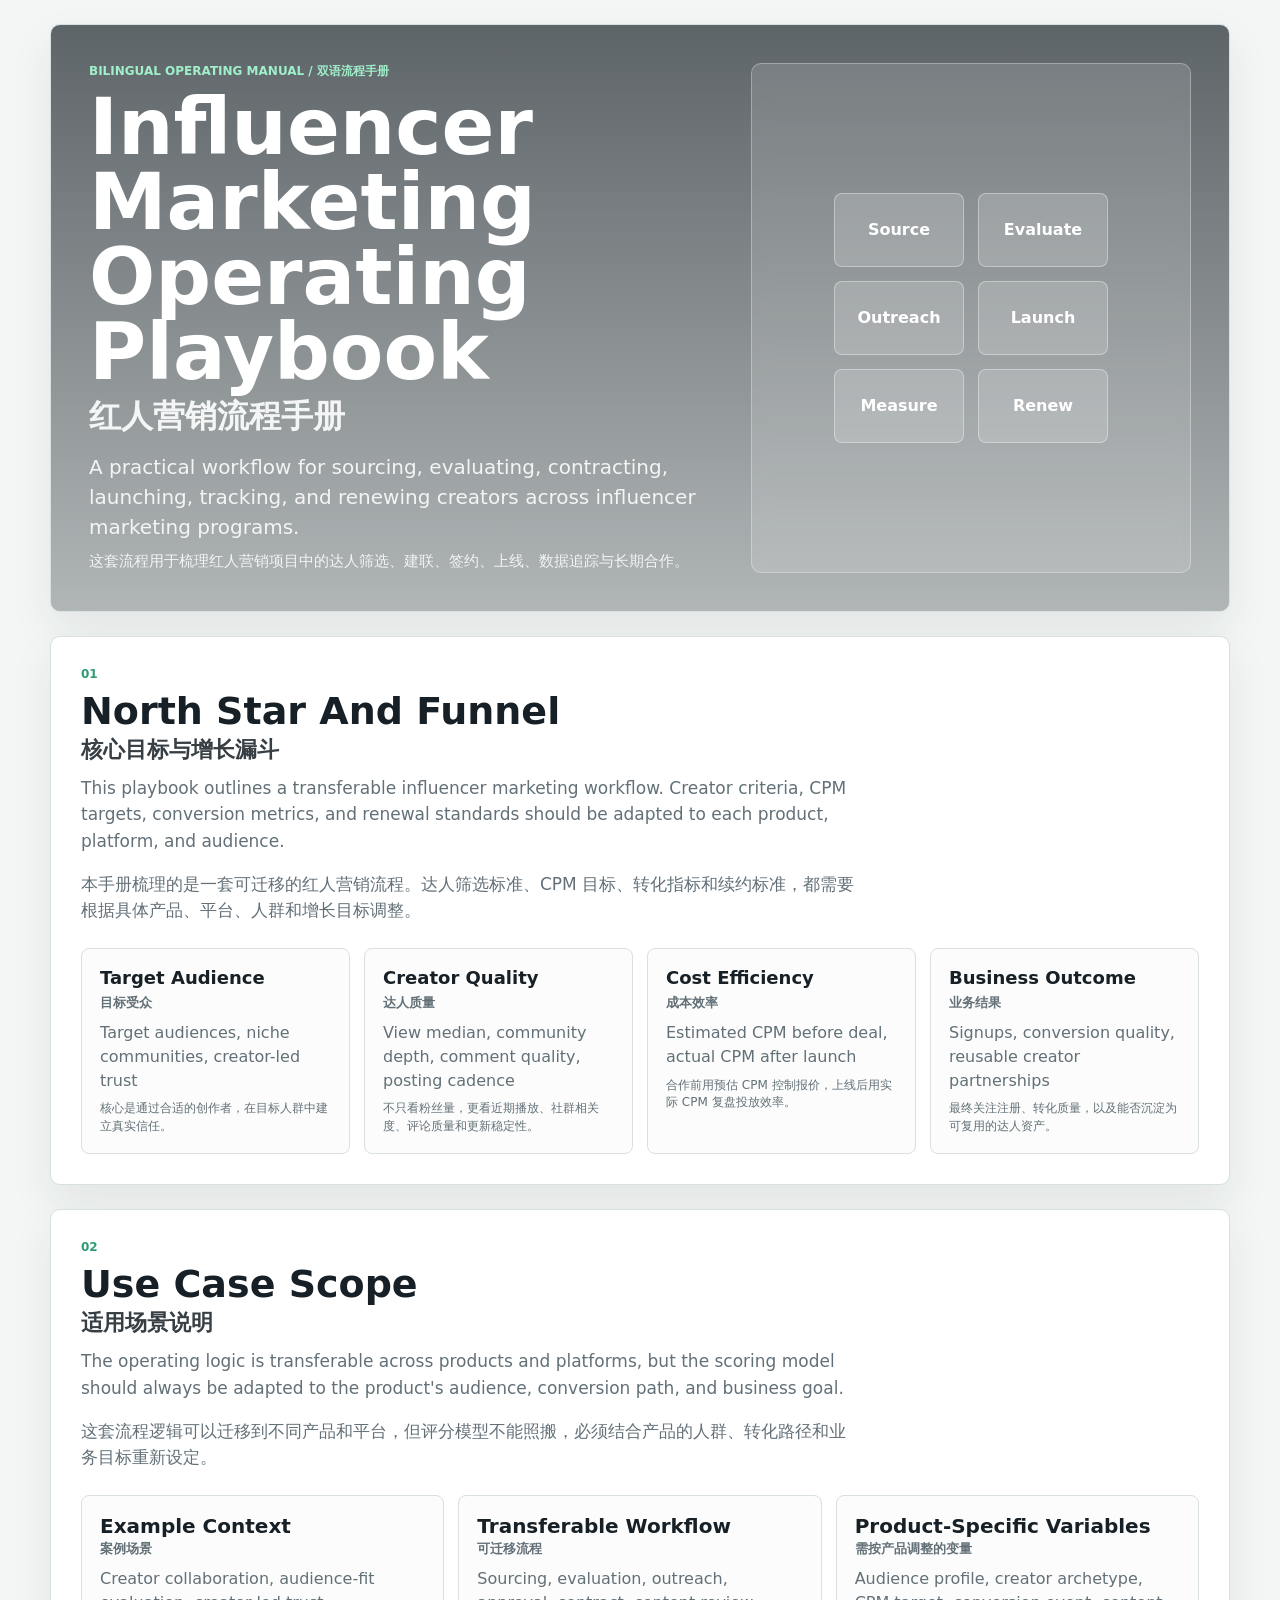
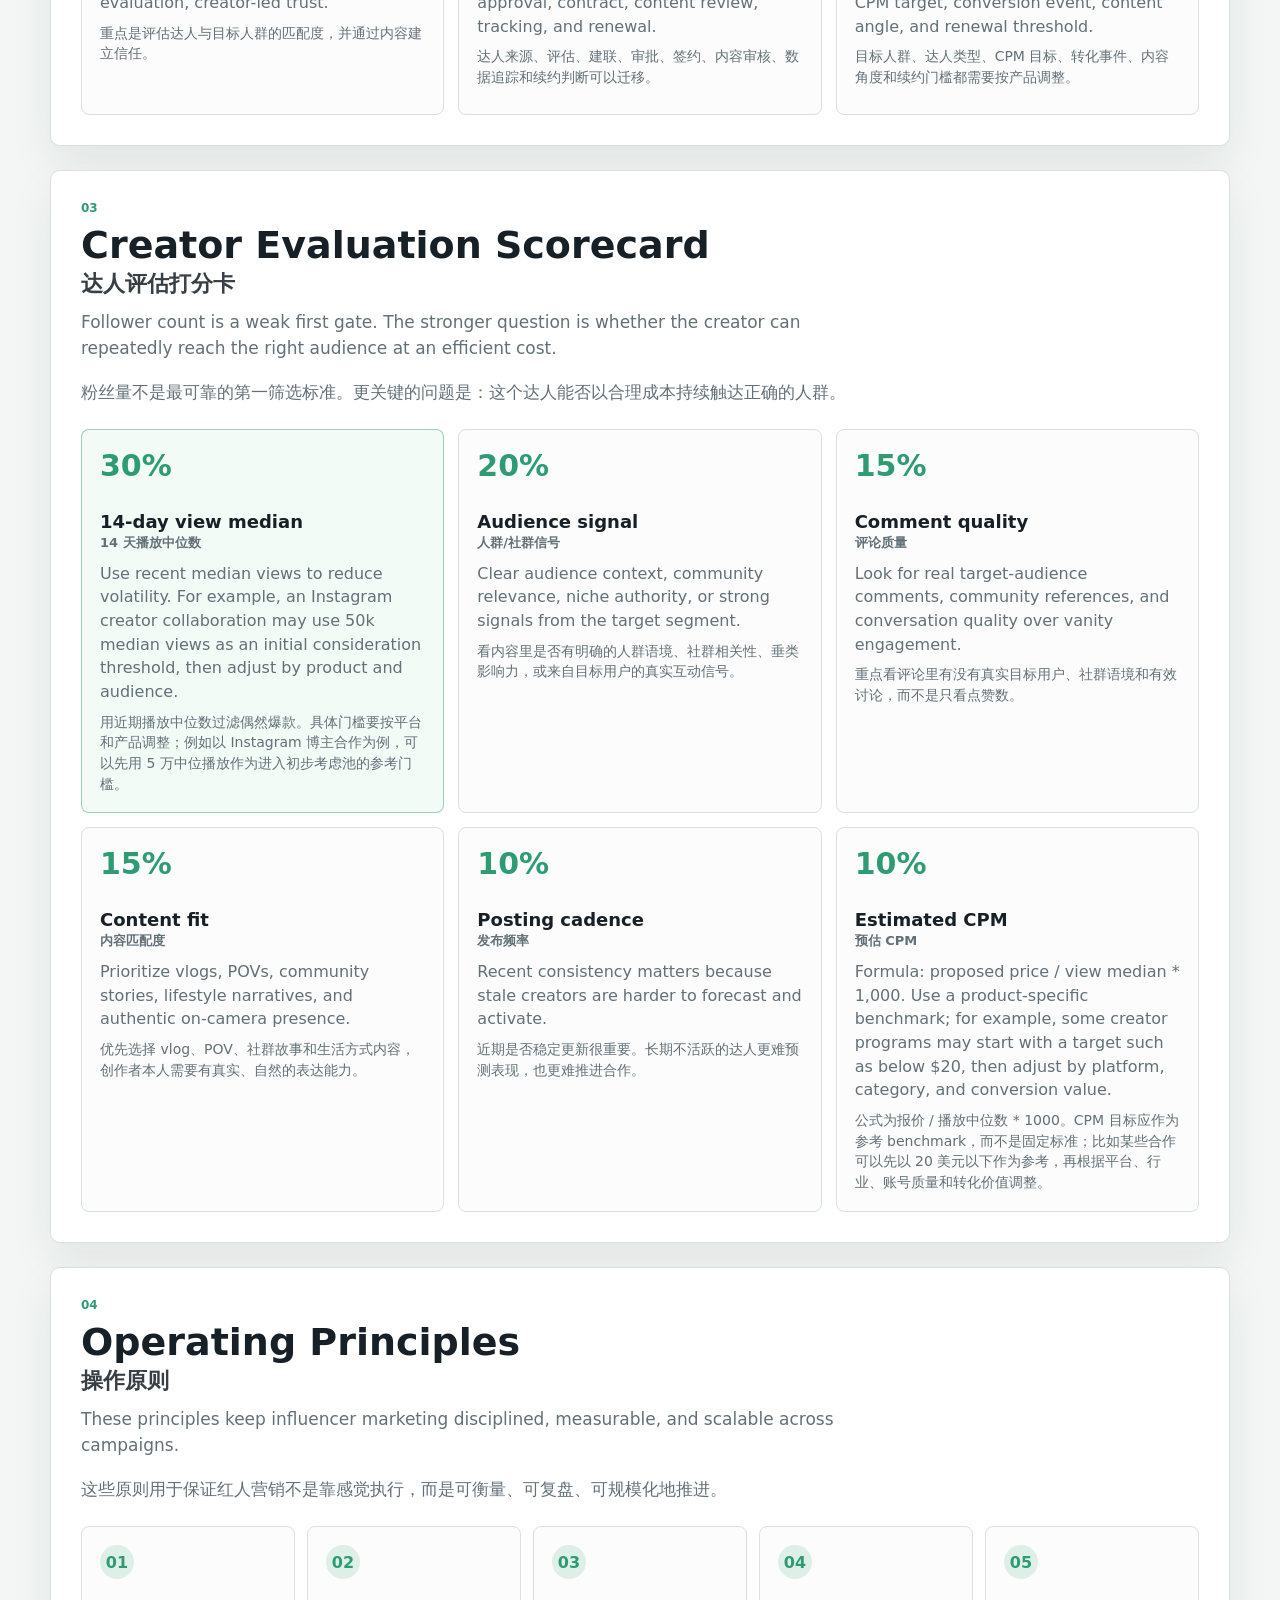
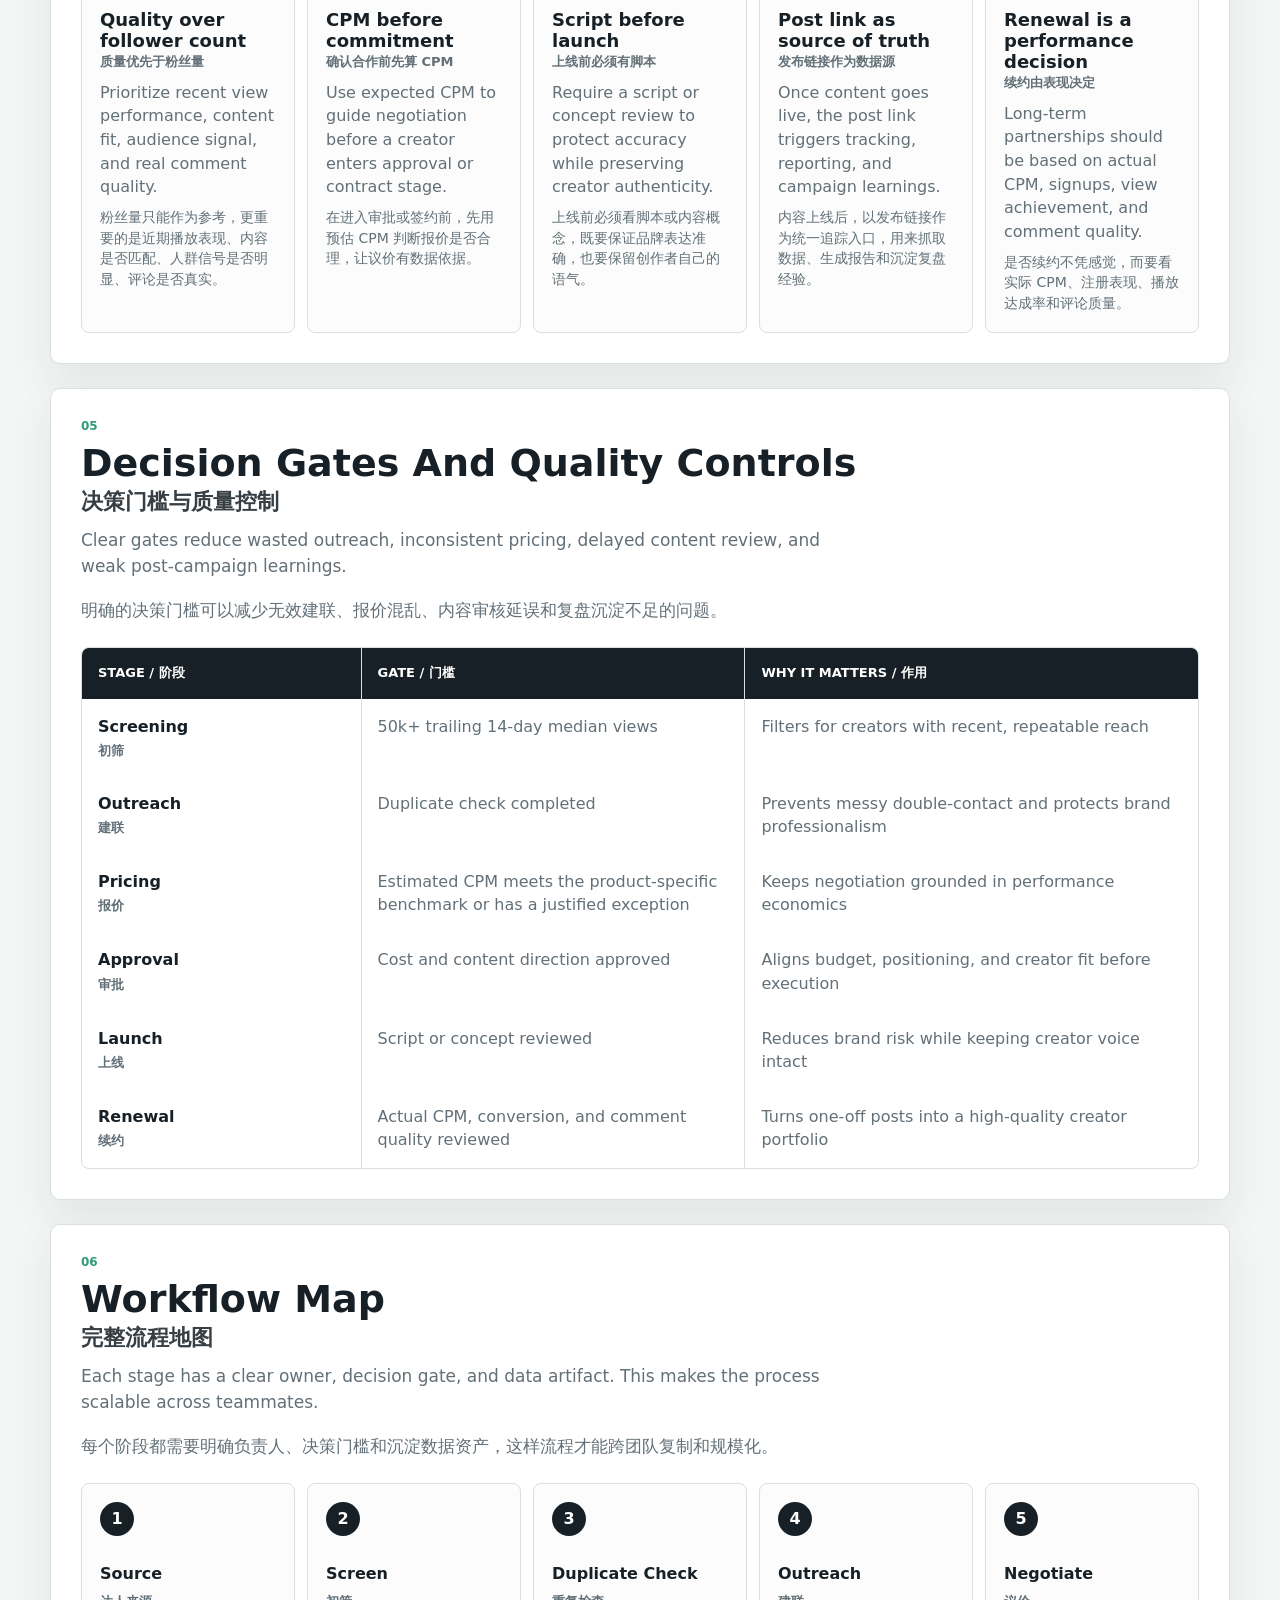
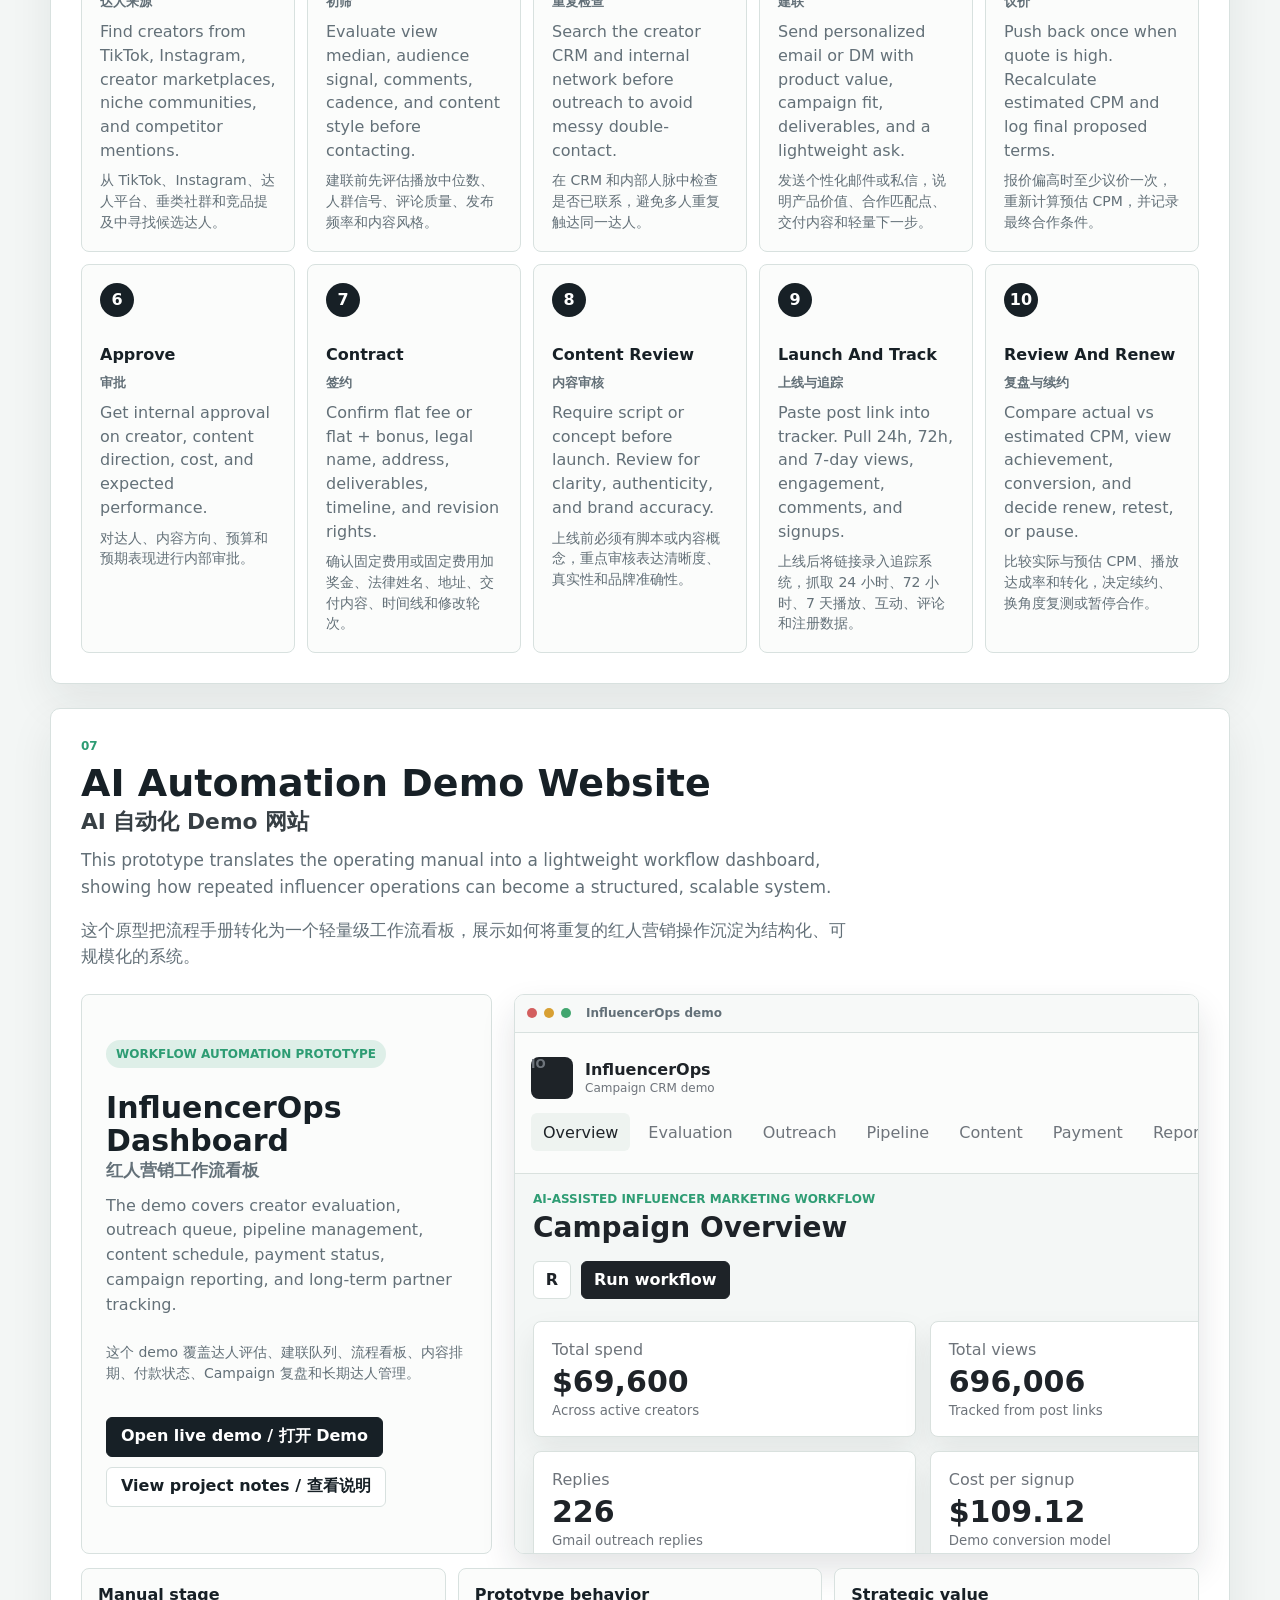
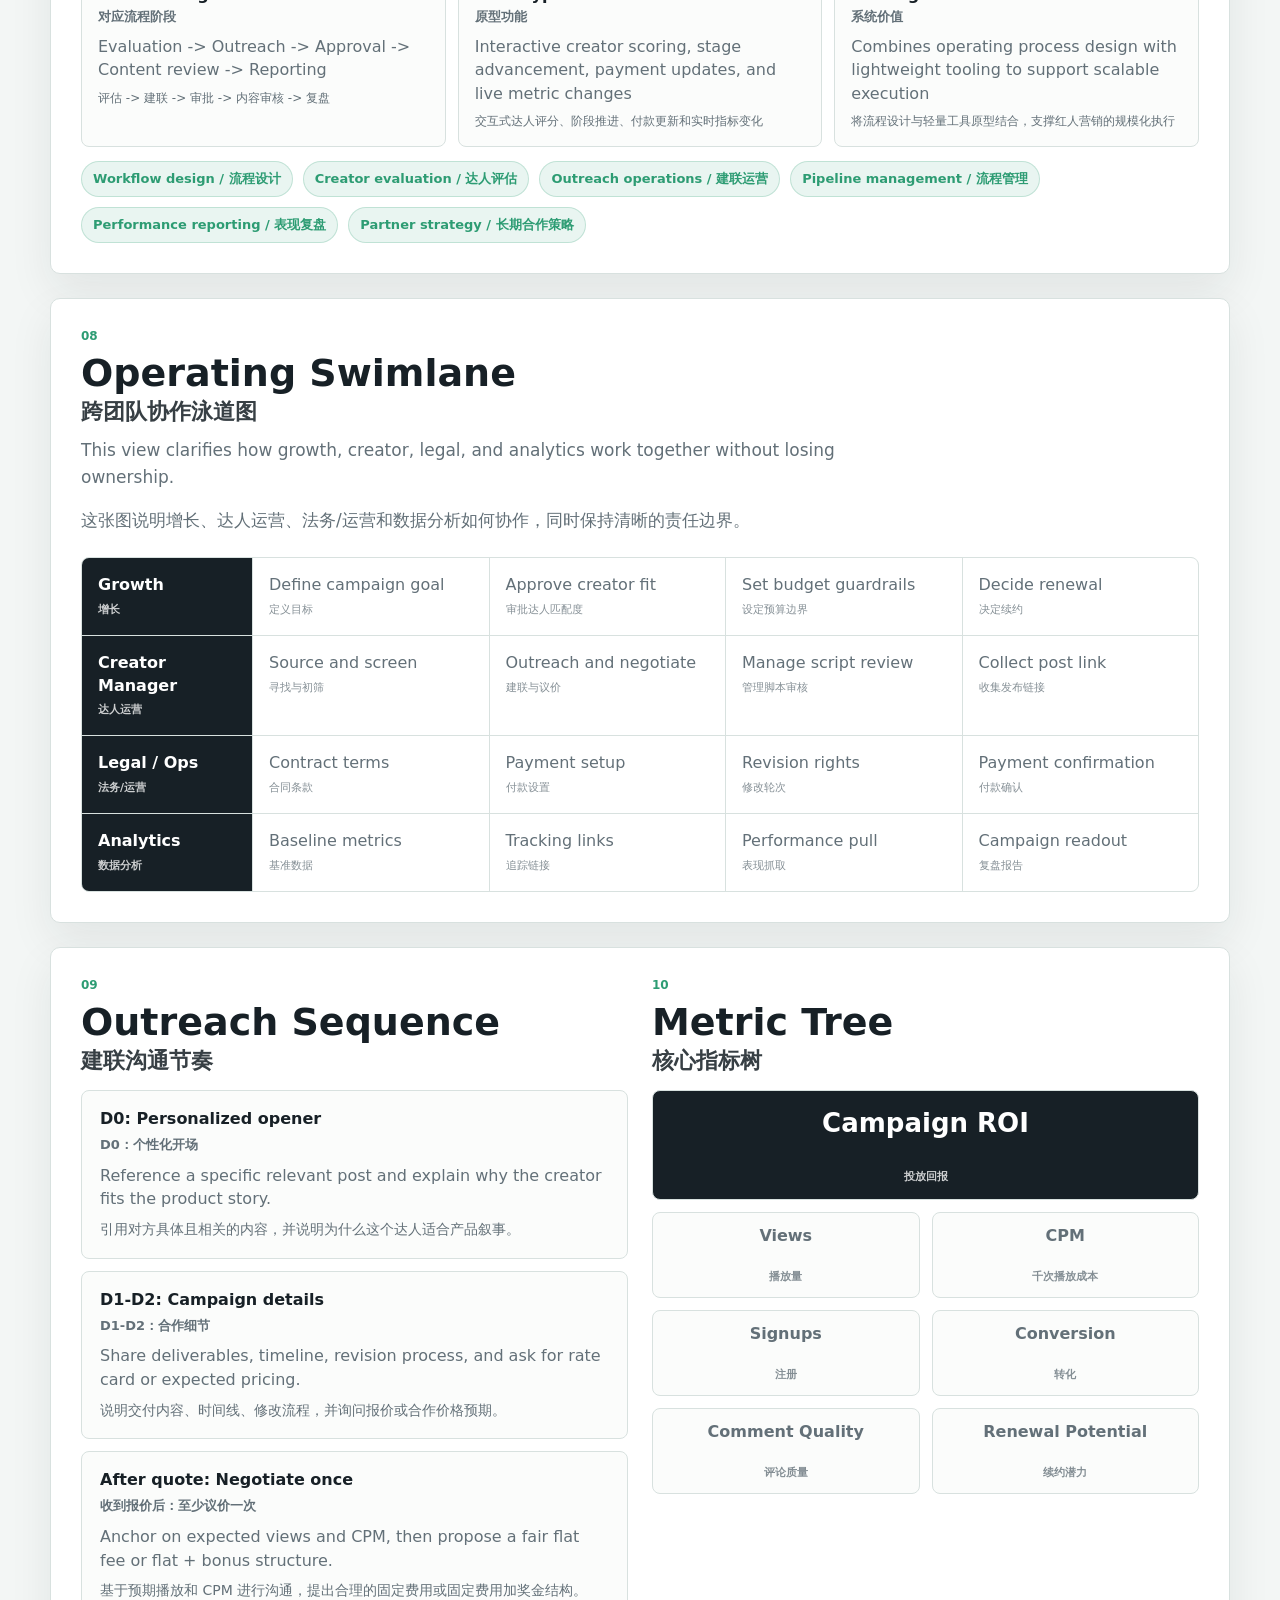
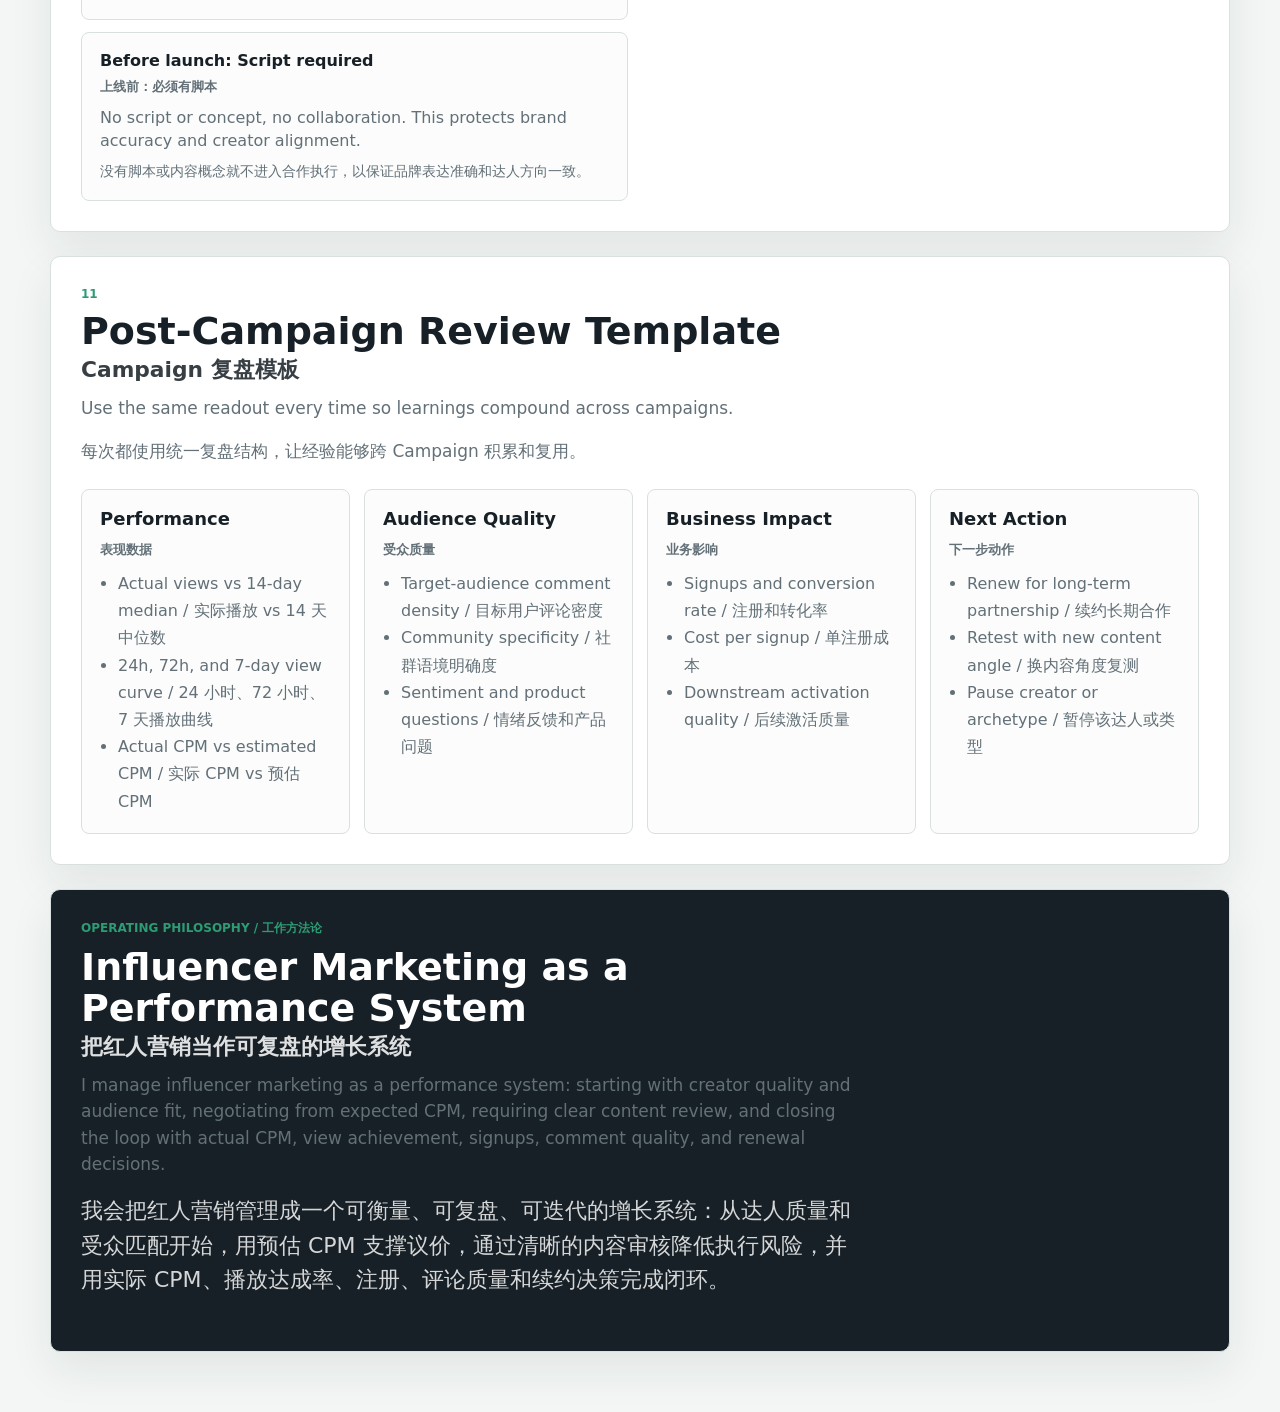
<file: index.html>
<!doctype html>
<html lang="en">
  <head>
    <meta charset="utf-8">
    <meta name="viewport" content="width=device-width, initial-scale=1">
    <title>Influencer Marketing Operating Playbook</title>
    <link rel="stylesheet" href="./playbook.css">
  </head>
  <body>
    <main class="playbook">
      <section class="hero" aria-labelledby="hero-title">
        <div class="hero-copy">
          <p class="label">Bilingual operating manual / 双语流程手册</p>
          <h1 id="hero-title">Influencer Marketing Operating Playbook</h1>
          <h1 class="zh-title">红人营销流程手册</h1>
          <p class="intro">
            A practical workflow for sourcing, evaluating, contracting, launching, tracking, and renewing creators across influencer marketing programs.
          </p>
          <p class="intro zh">
            这套流程用于梳理红人营销项目中的达人筛选、建联、签约、上线、数据追踪与长期合作。
          </p>
        </div>
        <div class="hero-panel" aria-label="Operating loop summary">
          <div class="loop">
            <span>Source</span>
            <span>Evaluate</span>
            <span>Outreach</span>
            <span>Launch</span>
            <span>Measure</span>
            <span>Renew</span>
          </div>
        </div>
      </section>

      <section class="section">
        <div class="section-heading">
          <p class="label">01</p>
          <h2>North Star And Funnel</h2>
          <h2 class="zh-heading">核心目标与增长漏斗</h2>
          <p>This playbook outlines a transferable influencer marketing workflow. Creator criteria, CPM targets, conversion metrics, and renewal standards should be adapted to each product, platform, and audience.</p>
          <p class="zh">本手册梳理的是一套可迁移的红人营销流程。达人筛选标准、CPM 目标、转化指标和续约标准，都需要根据具体产品、平台、人群和增长目标调整。</p>
        </div>
        <div class="funnel-grid">
          <article class="funnel-step">
            <strong>Target Audience</strong>
            <em>目标受众</em>
            <span>Target audiences, niche communities, creator-led trust</span>
            <small>核心是通过合适的创作者，在目标人群中建立真实信任。</small>
          </article>
          <article class="funnel-step">
            <strong>Creator Quality</strong>
            <em>达人质量</em>
            <span>View median, community depth, comment quality, posting cadence</span>
            <small>不只看粉丝量，更看近期播放、社群相关度、评论质量和更新稳定性。</small>
          </article>
          <article class="funnel-step">
            <strong>Cost Efficiency</strong>
            <em>成本效率</em>
            <span>Estimated CPM before deal, actual CPM after launch</span>
            <small>合作前用预估 CPM 控制报价，上线后用实际 CPM 复盘投放效率。</small>
          </article>
          <article class="funnel-step">
            <strong>Business Outcome</strong>
            <em>业务结果</em>
            <span>Signups, conversion quality, reusable creator partnerships</span>
            <small>最终关注注册、转化质量，以及能否沉淀为可复用的达人资产。</small>
          </article>
        </div>
      </section>

      <section class="section">
        <div class="section-heading">
          <p class="label">02</p>
          <h2>Use Case Scope</h2>
          <h2 class="zh-heading">适用场景说明</h2>
          <p>The operating logic is transferable across products and platforms, but the scoring model should always be adapted to the product's audience, conversion path, and business goal.</p>
          <p class="zh">这套流程逻辑可以迁移到不同产品和平台，但评分模型不能照搬，必须结合产品的人群、转化路径和业务目标重新设定。</p>
        </div>
        <div class="scope-grid">
          <article>
            <strong>Example Context</strong>
            <em>案例场景</em>
            <p>Creator collaboration, audience-fit evaluation, creator-led trust.</p>
            <p class="zh">重点是评估达人与目标人群的匹配度，并通过内容建立信任。</p>
          </article>
          <article>
            <strong>Transferable Workflow</strong>
            <em>可迁移流程</em>
            <p>Sourcing, evaluation, outreach, approval, contract, content review, tracking, and renewal.</p>
            <p class="zh">达人来源、评估、建联、审批、签约、内容审核、数据追踪和续约判断可以迁移。</p>
          </article>
          <article>
            <strong>Product-Specific Variables</strong>
            <em>需按产品调整的变量</em>
            <p>Audience profile, creator archetype, CPM target, conversion event, content angle, and renewal threshold.</p>
            <p class="zh">目标人群、达人类型、CPM 目标、转化事件、内容角度和续约门槛都需要按产品调整。</p>
          </article>
        </div>
      </section>

      <section class="section">
        <div class="section-heading">
          <p class="label">03</p>
          <h2>Creator Evaluation Scorecard</h2>
          <h2 class="zh-heading">达人评估打分卡</h2>
          <p>Follower count is a weak first gate. The stronger question is whether the creator can repeatedly reach the right audience at an efficient cost.</p>
          <p class="zh">粉丝量不是最可靠的第一筛选标准。更关键的问题是：这个达人能否以合理成本持续触达正确的人群。</p>
        </div>
        <div class="scorecard-grid">
          <article class="scorecard priority">
            <span class="score">30%</span>
            <strong>14-day view median</strong>
            <em>14 天播放中位数</em>
            <p>Use recent median views to reduce volatility. For example, an Instagram creator collaboration may use 50k median views as an initial consideration threshold, then adjust by product and audience.</p>
            <p class="zh">用近期播放中位数过滤偶然爆款。具体门槛要按平台和产品调整；例如以 Instagram 博主合作为例，可以先用 5 万中位播放作为进入初步考虑池的参考门槛。</p>
          </article>
          <article class="scorecard">
            <span class="score">20%</span>
            <strong>Audience signal</strong>
            <em>人群/社群信号</em>
            <p>Clear audience context, community relevance, niche authority, or strong signals from the target segment.</p>
            <p class="zh">看内容里是否有明确的人群语境、社群相关性、垂类影响力，或来自目标用户的真实互动信号。</p>
          </article>
          <article class="scorecard">
            <span class="score">15%</span>
            <strong>Comment quality</strong>
            <em>评论质量</em>
            <p>Look for real target-audience comments, community references, and conversation quality over vanity engagement.</p>
            <p class="zh">重点看评论里有没有真实目标用户、社群语境和有效讨论，而不是只看点赞数。</p>
          </article>
          <article class="scorecard">
            <span class="score">15%</span>
            <strong>Content fit</strong>
            <em>内容匹配度</em>
            <p>Prioritize vlogs, POVs, community stories, lifestyle narratives, and authentic on-camera presence.</p>
            <p class="zh">优先选择 vlog、POV、社群故事和生活方式内容，创作者本人需要有真实、自然的表达能力。</p>
          </article>
          <article class="scorecard">
            <span class="score">10%</span>
            <strong>Posting cadence</strong>
            <em>发布频率</em>
            <p>Recent consistency matters because stale creators are harder to forecast and activate.</p>
            <p class="zh">近期是否稳定更新很重要。长期不活跃的达人更难预测表现，也更难推进合作。</p>
          </article>
          <article class="scorecard">
            <span class="score">10%</span>
            <strong>Estimated CPM</strong>
            <em>预估 CPM</em>
            <p>Formula: proposed price / view median * 1,000. Use a product-specific benchmark; for example, some creator programs may start with a target such as below $20, then adjust by platform, category, and conversion value.</p>
            <p class="zh">公式为报价 / 播放中位数 * 1000。CPM 目标应作为参考 benchmark，而不是固定标准；比如某些合作可以先以 20 美元以下作为参考，再根据平台、行业、账号质量和转化价值调整。</p>
          </article>
        </div>
      </section>

      <section class="section">
        <div class="section-heading">
          <p class="label">04</p>
          <h2>Operating Principles</h2>
          <h2 class="zh-heading">操作原则</h2>
          <p>These principles keep influencer marketing disciplined, measurable, and scalable across campaigns.</p>
          <p class="zh">这些原则用于保证红人营销不是靠感觉执行，而是可衡量、可复盘、可规模化地推进。</p>
        </div>
        <div class="principle-grid">
          <article>
            <span>01</span>
            <strong>Quality over follower count</strong>
            <em>质量优先于粉丝量</em>
            <p>Prioritize recent view performance, content fit, audience signal, and real comment quality.</p>
            <p class="zh">粉丝量只能作为参考，更重要的是近期播放表现、内容是否匹配、人群信号是否明显、评论是否真实。</p>
          </article>
          <article>
            <span>02</span>
            <strong>CPM before commitment</strong>
            <em>确认合作前先算 CPM</em>
            <p>Use expected CPM to guide negotiation before a creator enters approval or contract stage.</p>
            <p class="zh">在进入审批或签约前，先用预估 CPM 判断报价是否合理，让议价有数据依据。</p>
          </article>
          <article>
            <span>03</span>
            <strong>Script before launch</strong>
            <em>上线前必须有脚本</em>
            <p>Require a script or concept review to protect accuracy while preserving creator authenticity.</p>
            <p class="zh">上线前必须看脚本或内容概念，既要保证品牌表达准确，也要保留创作者自己的语气。</p>
          </article>
          <article>
            <span>04</span>
            <strong>Post link as source of truth</strong>
            <em>发布链接作为数据源</em>
            <p>Once content goes live, the post link triggers tracking, reporting, and campaign learnings.</p>
            <p class="zh">内容上线后，以发布链接作为统一追踪入口，用来抓取数据、生成报告和沉淀复盘经验。</p>
          </article>
          <article>
            <span>05</span>
            <strong>Renewal is a performance decision</strong>
            <em>续约由表现决定</em>
            <p>Long-term partnerships should be based on actual CPM, signups, view achievement, and comment quality.</p>
            <p class="zh">是否续约不凭感觉，而要看实际 CPM、注册表现、播放达成率和评论质量。</p>
          </article>
        </div>
      </section>

      <section class="section">
        <div class="section-heading">
          <p class="label">05</p>
          <h2>Decision Gates And Quality Controls</h2>
          <h2 class="zh-heading">决策门槛与质量控制</h2>
          <p>Clear gates reduce wasted outreach, inconsistent pricing, delayed content review, and weak post-campaign learnings.</p>
          <p class="zh">明确的决策门槛可以减少无效建联、报价混乱、内容审核延误和复盘沉淀不足的问题。</p>
        </div>
        <div class="gate-table">
          <div class="gate-row gate-head">
            <span>Stage / 阶段</span>
            <span>Gate / 门槛</span>
            <span>Why it matters / 作用</span>
          </div>
          <div class="gate-row">
            <strong>Screening<br><em>初筛</em></strong>
            <span>50k+ trailing 14-day median views</span>
            <span>Filters for creators with recent, repeatable reach</span>
          </div>
          <div class="gate-row">
            <strong>Outreach<br><em>建联</em></strong>
            <span>Duplicate check completed</span>
            <span>Prevents messy double-contact and protects brand professionalism</span>
          </div>
          <div class="gate-row">
            <strong>Pricing<br><em>报价</em></strong>
            <span>Estimated CPM meets the product-specific benchmark or has a justified exception</span>
            <span>Keeps negotiation grounded in performance economics</span>
          </div>
          <div class="gate-row">
            <strong>Approval<br><em>审批</em></strong>
            <span>Cost and content direction approved</span>
            <span>Aligns budget, positioning, and creator fit before execution</span>
          </div>
          <div class="gate-row">
            <strong>Launch<br><em>上线</em></strong>
            <span>Script or concept reviewed</span>
            <span>Reduces brand risk while keeping creator voice intact</span>
          </div>
          <div class="gate-row">
            <strong>Renewal<br><em>续约</em></strong>
            <span>Actual CPM, conversion, and comment quality reviewed</span>
            <span>Turns one-off posts into a high-quality creator portfolio</span>
          </div>
        </div>
      </section>

      <section class="section">
        <div class="section-heading">
          <p class="label">06</p>
          <h2>Workflow Map</h2>
          <h2 class="zh-heading">完整流程地图</h2>
          <p>Each stage has a clear owner, decision gate, and data artifact. This makes the process scalable across teammates.</p>
          <p class="zh">每个阶段都需要明确负责人、决策门槛和沉淀数据资产，这样流程才能跨团队复制和规模化。</p>
        </div>
        <div class="workflow-map">
          <article>
            <span>1</span>
            <strong>Source</strong>
            <em>达人来源</em>
            <p>Find creators from TikTok, Instagram, creator marketplaces, niche communities, and competitor mentions.</p>
            <p class="zh">从 TikTok、Instagram、达人平台、垂类社群和竞品提及中寻找候选达人。</p>
          </article>
          <article>
            <span>2</span>
            <strong>Screen</strong>
            <em>初筛</em>
            <p>Evaluate view median, audience signal, comments, cadence, and content style before contacting.</p>
            <p class="zh">建联前先评估播放中位数、人群信号、评论质量、发布频率和内容风格。</p>
          </article>
          <article>
            <span>3</span>
            <strong>Duplicate Check</strong>
            <em>重复检查</em>
            <p>Search the creator CRM and internal network before outreach to avoid messy double-contact.</p>
            <p class="zh">在 CRM 和内部人脉中检查是否已联系，避免多人重复触达同一达人。</p>
          </article>
          <article>
            <span>4</span>
            <strong>Outreach</strong>
            <em>建联</em>
            <p>Send personalized email or DM with product value, campaign fit, deliverables, and a lightweight ask.</p>
            <p class="zh">发送个性化邮件或私信，说明产品价值、合作匹配点、交付内容和轻量下一步。</p>
          </article>
          <article>
            <span>5</span>
            <strong>Negotiate</strong>
            <em>议价</em>
            <p>Push back once when quote is high. Recalculate estimated CPM and log final proposed terms.</p>
            <p class="zh">报价偏高时至少议价一次，重新计算预估 CPM，并记录最终合作条件。</p>
          </article>
          <article>
            <span>6</span>
            <strong>Approve</strong>
            <em>审批</em>
            <p>Get internal approval on creator, content direction, cost, and expected performance.</p>
            <p class="zh">对达人、内容方向、预算和预期表现进行内部审批。</p>
          </article>
          <article>
            <span>7</span>
            <strong>Contract</strong>
            <em>签约</em>
            <p>Confirm flat fee or flat + bonus, legal name, address, deliverables, timeline, and revision rights.</p>
            <p class="zh">确认固定费用或固定费用加奖金、法律姓名、地址、交付内容、时间线和修改轮次。</p>
          </article>
          <article>
            <span>8</span>
            <strong>Content Review</strong>
            <em>内容审核</em>
            <p>Require script or concept before launch. Review for clarity, authenticity, and brand accuracy.</p>
            <p class="zh">上线前必须有脚本或内容概念，重点审核表达清晰度、真实性和品牌准确性。</p>
          </article>
          <article>
            <span>9</span>
            <strong>Launch And Track</strong>
            <em>上线与追踪</em>
            <p>Paste post link into tracker. Pull 24h, 72h, and 7-day views, engagement, comments, and signups.</p>
            <p class="zh">上线后将链接录入追踪系统，抓取 24 小时、72 小时、7 天播放、互动、评论和注册数据。</p>
          </article>
          <article>
            <span>10</span>
            <strong>Review And Renew</strong>
            <em>复盘与续约</em>
            <p>Compare actual vs estimated CPM, view achievement, conversion, and decide renew, retest, or pause.</p>
            <p class="zh">比较实际与预估 CPM、播放达成率和转化，决定续约、换角度复测或暂停合作。</p>
          </article>
        </div>
      </section>

      <section class="section">
        <div class="section-heading">
          <p class="label">07</p>
          <h2>AI Automation Demo Website</h2>
          <h2 class="zh-heading">AI 自动化 Demo 网站</h2>
          <p>This prototype translates the operating manual into a lightweight workflow dashboard, showing how repeated influencer operations can become a structured, scalable system.</p>
          <p class="zh">这个原型把流程手册转化为一个轻量级工作流看板，展示如何将重复的红人营销操作沉淀为结构化、可规模化的系统。</p>
        </div>
        <div class="demo-showcase">
          <div class="demo-copy">
            <div class="demo-badge">Workflow automation prototype</div>
            <h3>InfluencerOps Dashboard</h3>
            <h3 class="zh-h3">红人营销工作流看板</h3>
            <p>
              The demo covers creator evaluation, outreach queue, pipeline management, content schedule, payment status, campaign reporting, and long-term partner tracking.
            </p>
            <p class="zh">
              这个 demo 覆盖达人评估、建联队列、流程看板、内容排期、付款状态、Campaign 复盘和长期达人管理。
            </p>
            <div class="demo-links">
              <a href="./dashboard.html">Open live demo / 打开 Demo</a>
              <a href="./README.md">View project notes / 查看说明</a>
            </div>
          </div>
          <div class="browser-frame" aria-label="Embedded InfluencerOps dashboard demo">
            <div class="browser-bar">
              <span></span><span></span><span></span>
              <strong>InfluencerOps demo</strong>
            </div>
            <iframe title="InfluencerOps demo dashboard" src="./dashboard.html"></iframe>
          </div>
        </div>
        <div class="demo-mapping">
          <article>
            <strong>Manual stage</strong>
            <em>对应流程阶段</em>
            <span>Evaluation -> Outreach -> Approval -> Content review -> Reporting</span>
            <small>评估 -> 建联 -> 审批 -> 内容审核 -> 复盘</small>
          </article>
          <article>
            <strong>Prototype behavior</strong>
            <em>原型功能</em>
            <span>Interactive creator scoring, stage advancement, payment updates, and live metric changes</span>
            <small>交互式达人评分、阶段推进、付款更新和实时指标变化</small>
          </article>
          <article>
            <strong>Strategic value</strong>
            <em>系统价值</em>
            <span>Combines operating process design with lightweight tooling to support scalable execution</span>
            <small>将流程设计与轻量工具原型结合，支撑红人营销的规模化执行</small>
          </article>
        </div>
        <div class="capability-strip">
          <span>Workflow design / 流程设计</span>
          <span>Creator evaluation / 达人评估</span>
          <span>Outreach operations / 建联运营</span>
          <span>Pipeline management / 流程管理</span>
          <span>Performance reporting / 表现复盘</span>
          <span>Partner strategy / 长期合作策略</span>
        </div>
      </section>

      <section class="section">
        <div class="section-heading">
          <p class="label">08</p>
          <h2>Operating Swimlane</h2>
          <h2 class="zh-heading">跨团队协作泳道图</h2>
          <p>This view clarifies how growth, creator, legal, and analytics work together without losing ownership.</p>
          <p class="zh">这张图说明增长、达人运营、法务/运营和数据分析如何协作，同时保持清晰的责任边界。</p>
        </div>
        <div class="swimlane">
          <div class="lane-label">Growth<br><span>增长</span></div>
          <div>Define campaign goal<br><span>定义目标</span></div>
          <div>Approve creator fit<br><span>审批达人匹配度</span></div>
          <div>Set budget guardrails<br><span>设定预算边界</span></div>
          <div>Decide renewal<br><span>决定续约</span></div>
          <div class="lane-label">Creator Manager<br><span>达人运营</span></div>
          <div>Source and screen<br><span>寻找与初筛</span></div>
          <div>Outreach and negotiate<br><span>建联与议价</span></div>
          <div>Manage script review<br><span>管理脚本审核</span></div>
          <div>Collect post link<br><span>收集发布链接</span></div>
          <div class="lane-label">Legal / Ops<br><span>法务/运营</span></div>
          <div>Contract terms<br><span>合同条款</span></div>
          <div>Payment setup<br><span>付款设置</span></div>
          <div>Revision rights<br><span>修改轮次</span></div>
          <div>Payment confirmation<br><span>付款确认</span></div>
          <div class="lane-label">Analytics<br><span>数据分析</span></div>
          <div>Baseline metrics<br><span>基准数据</span></div>
          <div>Tracking links<br><span>追踪链接</span></div>
          <div>Performance pull<br><span>表现抓取</span></div>
          <div>Campaign readout<br><span>复盘报告</span></div>
        </div>
      </section>

      <section class="section two-column">
        <div>
          <div class="section-heading compact">
            <p class="label">09</p>
            <h2>Outreach Sequence</h2>
            <h2 class="zh-heading">建联沟通节奏</h2>
          </div>
          <div class="sequence">
            <article>
              <strong>D0: Personalized opener</strong>
              <em>D0：个性化开场</em>
              <p>Reference a specific relevant post and explain why the creator fits the product story.</p>
              <p class="zh">引用对方具体且相关的内容，并说明为什么这个达人适合产品叙事。</p>
            </article>
            <article>
              <strong>D1-D2: Campaign details</strong>
              <em>D1-D2：合作细节</em>
              <p>Share deliverables, timeline, revision process, and ask for rate card or expected pricing.</p>
              <p class="zh">说明交付内容、时间线、修改流程，并询问报价或合作价格预期。</p>
            </article>
            <article>
              <strong>After quote: Negotiate once</strong>
              <em>收到报价后：至少议价一次</em>
              <p>Anchor on expected views and CPM, then propose a fair flat fee or flat + bonus structure.</p>
              <p class="zh">基于预期播放和 CPM 进行沟通，提出合理的固定费用或固定费用加奖金结构。</p>
            </article>
            <article>
              <strong>Before launch: Script required</strong>
              <em>上线前：必须有脚本</em>
              <p>No script or concept, no collaboration. This protects brand accuracy and creator alignment.</p>
              <p class="zh">没有脚本或内容概念就不进入合作执行，以保证品牌表达准确和达人方向一致。</p>
            </article>
          </div>
        </div>
        <div>
          <div class="section-heading compact">
            <p class="label">10</p>
            <h2>Metric Tree</h2>
            <h2 class="zh-heading">核心指标树</h2>
          </div>
          <div class="metric-tree">
            <div class="root">Campaign ROI<br><span>投放回报</span></div>
            <div>Views<br><span>播放量</span></div>
            <div>CPM<br><span>千次播放成本</span></div>
            <div>Signups<br><span>注册</span></div>
            <div>Conversion<br><span>转化</span></div>
            <div>Comment Quality<br><span>评论质量</span></div>
            <div>Renewal Potential<br><span>续约潜力</span></div>
          </div>
        </div>
      </section>

      <section class="section">
        <div class="section-heading">
          <p class="label">11</p>
          <h2>Post-Campaign Review Template</h2>
          <h2 class="zh-heading">Campaign 复盘模板</h2>
          <p>Use the same readout every time so learnings compound across campaigns.</p>
          <p class="zh">每次都使用统一复盘结构，让经验能够跨 Campaign 积累和复用。</p>
        </div>
        <div class="review-grid">
          <article>
            <strong>Performance</strong>
            <em>表现数据</em>
            <ul>
              <li>Actual views vs 14-day median / 实际播放 vs 14 天中位数</li>
              <li>24h, 72h, and 7-day view curve / 24 小时、72 小时、7 天播放曲线</li>
              <li>Actual CPM vs estimated CPM / 实际 CPM vs 预估 CPM</li>
            </ul>
          </article>
          <article>
            <strong>Audience Quality</strong>
            <em>受众质量</em>
            <ul>
              <li>Target-audience comment density / 目标用户评论密度</li>
              <li>Community specificity / 社群语境明确度</li>
              <li>Sentiment and product questions / 情绪反馈和产品问题</li>
            </ul>
          </article>
          <article>
            <strong>Business Impact</strong>
            <em>业务影响</em>
            <ul>
              <li>Signups and conversion rate / 注册和转化率</li>
              <li>Cost per signup / 单注册成本</li>
              <li>Downstream activation quality / 后续激活质量</li>
            </ul>
          </article>
          <article>
            <strong>Next Action</strong>
            <em>下一步动作</em>
            <ul>
              <li>Renew for long-term partnership / 续约长期合作</li>
              <li>Retest with new content angle / 换内容角度复测</li>
              <li>Pause creator or archetype / 暂停该达人或类型</li>
            </ul>
          </article>
        </div>
      </section>

      <section class="section final-section">
        <div class="section-heading">
          <p class="label">Operating philosophy / 工作方法论</p>
          <h2>Influencer Marketing as a Performance System</h2>
          <h2 class="zh-heading">把红人营销当作可复盘的增长系统</h2>
          <p>
            I manage influencer marketing as a performance system: starting with creator quality and audience fit, negotiating from expected CPM, requiring clear content review, and closing the loop with actual CPM, view achievement, signups, comment quality, and renewal decisions.
          </p>
          <p class="zh">
            我会把红人营销管理成一个可衡量、可复盘、可迭代的增长系统：从达人质量和受众匹配开始，用预估 CPM 支撑议价，通过清晰的内容审核降低执行风险，并用实际 CPM、播放达成率、注册、评论质量和续约决策完成闭环。
          </p>
        </div>
      </section>
    </main>
  </body>
</html>
</file>
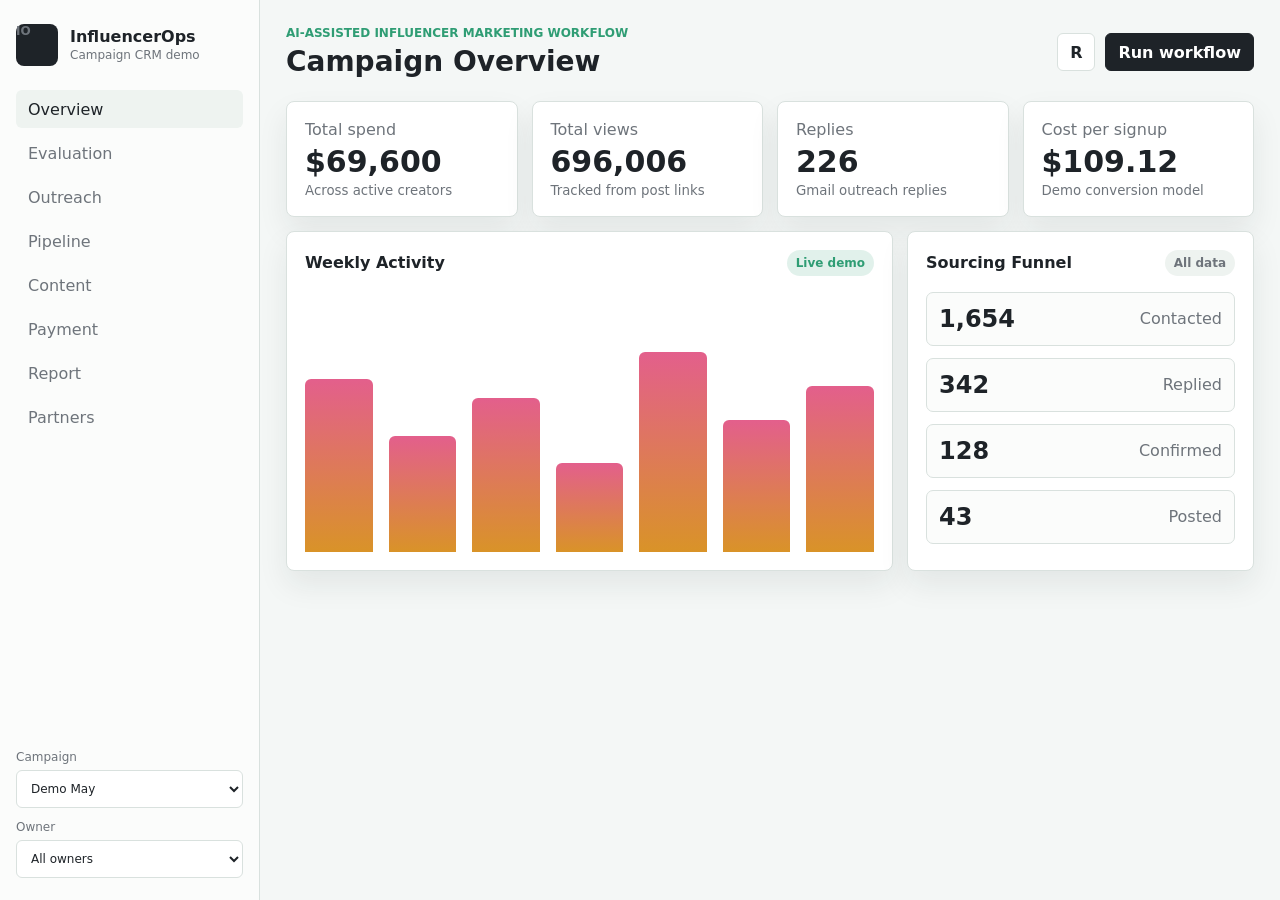
<file: dashboard.html>
<!doctype html>
<html lang="en">
  <head>
    <meta charset="utf-8">
    <meta name="viewport" content="width=device-width, initial-scale=1">
    <title>InfluencerOps Demo</title>
    <link rel="stylesheet" href="./styles.css">
  </head>
  <body>
    <div class="app-shell">
      <aside class="sidebar" aria-label="Primary">
        <div class="brand">
          <span class="brand-mark">IO</span>
          <div>
            <strong>InfluencerOps</strong>
            <span>Campaign CRM demo</span>
          </div>
        </div>

        <nav class="nav-list" id="navList">
          <button class="nav-item active" data-view="overview" aria-label="Overview"><span>Overview</span></button>
          <button class="nav-item" data-view="evaluation" aria-label="Creator evaluation"><span>Evaluation</span></button>
          <button class="nav-item" data-view="outreach" aria-label="Outreach"><span>Outreach</span></button>
          <button class="nav-item" data-view="pipeline" aria-label="Pipeline"><span>Pipeline</span></button>
          <button class="nav-item" data-view="schedule" aria-label="Content and Delivery"><span>Content</span></button>
          <button class="nav-item" data-view="payment" aria-label="Payment"><span>Payment</span></button>
          <button class="nav-item" data-view="report" aria-label="Report"><span>Report</span></button>
          <button class="nav-item" data-view="partners" aria-label="Long term partners"><span>Partners</span></button>
        </nav>

        <div class="filter-panel">
          <label>
            Campaign
            <select id="campaignSelect">
              <option>Demo May</option>
              <option>Campus Launch</option>
              <option>Creator Sprint</option>
            </select>
          </label>
          <label>
            Owner
            <select id="ownerSelect">
              <option>All owners</option>
              <option>Jenny</option>
              <option>Doris</option>
              <option>Jialin</option>
            </select>
          </label>
        </div>
      </aside>

      <main class="workspace">
        <header class="topbar">
          <div>
            <p class="eyebrow">AI-assisted influencer marketing workflow</p>
            <h1 id="pageTitle">Campaign Overview</h1>
          </div>
          <div class="topbar-actions">
            <button class="icon-button" id="refreshBtn" aria-label="Refresh dashboard" title="Refresh dashboard">R</button>
            <button class="primary-button" id="demoAction">Run workflow</button>
          </div>
        </header>

        <section class="view active" id="overview">
          <div class="metric-grid">
            <article class="metric">
              <span>Total spend</span>
              <strong id="totalSpend">$77,366</strong>
              <small>Across active creators</small>
            </article>
            <article class="metric">
              <span>Total views</span>
              <strong id="totalViews">670,326</strong>
              <small>Tracked from post links</small>
            </article>
            <article class="metric">
              <span>Replies</span>
              <strong id="replyCount">218</strong>
              <small>Gmail outreach replies</small>
            </article>
            <article class="metric">
              <span>Cost per signup</span>
              <strong id="cps">$115.42</strong>
              <small>Demo conversion model</small>
            </article>
          </div>

          <div class="overview-grid">
            <article class="panel">
              <div class="panel-header">
                <h2>Weekly Activity</h2>
                <span class="pill">Live demo</span>
              </div>
              <div class="bar-chart" aria-label="Weekly activity chart">
                <span style="--h:72%"></span>
                <span style="--h:48%"></span>
                <span style="--h:64%"></span>
                <span style="--h:37%"></span>
                <span style="--h:83%"></span>
                <span style="--h:55%"></span>
                <span style="--h:69%"></span>
              </div>
            </article>

            <article class="panel">
              <div class="panel-header">
                <h2>Sourcing Funnel</h2>
                <span class="pill muted">All data</span>
              </div>
              <div class="funnel">
                <div><strong>1,654</strong><span>Contacted</span></div>
                <div><strong>342</strong><span>Replied</span></div>
                <div><strong>128</strong><span>Confirmed</span></div>
                <div><strong>43</strong><span>Posted</span></div>
              </div>
            </article>
          </div>
        </section>

        <section class="view" id="evaluation">
          <div class="split-grid">
            <article class="panel">
              <div class="panel-header">
                <h2>Creator Evaluation Gate</h2>
                <span class="pill">14-day median first</span>
              </div>
              <div class="table-wrap">
                <table>
                  <thead>
                    <tr><th>Creator</th><th>View median</th><th>School signal</th><th>Est. CPM</th><th>Decision</th></tr>
                  </thead>
                  <tbody id="evaluationTable"></tbody>
                </table>
              </div>
            </article>
            <article class="panel">
              <div class="panel-header">
                <h2>SOP Checks</h2>
                <span class="pill muted">Before outreach</span>
              </div>
              <div class="rule-list">
                <div><strong>50k+</strong><span>Trailing 14-day view median</span></div>
                <div><strong>School</strong><span>Campus context, student bio, school-life posts</span></div>
                <div><strong>Comments</strong><span>Real students over passive audience demos</span></div>
                <div><strong>&lt; $20</strong><span>Target estimated CPM after negotiation</span></div>
              </div>
            </article>
          </div>
        </section>

        <section class="view" id="outreach">
          <div class="split-grid">
            <article class="panel">
              <div class="panel-header">
                <h2>Email Sender</h2>
                <span class="pill" id="queuedCount">5 queued</span>
              </div>
              <div class="creator-list" id="outreachList"></div>
              <button class="primary-button wide" id="sendBatch">Send selected outreach</button>
            </article>
            <article class="panel">
              <div class="panel-header">
                <h2>Duplicate Check</h2>
                <span class="pill muted">Source of truth</span>
              </div>
              <div class="rule-list">
                <div><strong>System</strong><span>Search Ditto Creator Influencer system</span></div>
                <div><strong>Network</strong><span>Check whether an internal contact already follows them</span></div>
                <div><strong>Pricing</strong><span>Negotiate at least once before approval</span></div>
                <div><strong>Approval</strong><span>Log cost and content direction for Janine review</span></div>
              </div>
            </article>
          </div>
        </section>

        <section class="view" id="pipeline">
          <div class="kanban" id="kanban"></div>
        </section>

        <section class="view" id="schedule">
          <article class="panel">
            <div class="panel-header">
              <h2>Content Calendar</h2>
              <span class="pill muted">Post links trigger tracking</span>
            </div>
            <div class="table-wrap">
              <table>
                <thead>
                  <tr><th>Date</th><th>Creator</th><th>Platform</th><th>Status</th><th>Post link</th></tr>
                </thead>
                <tbody id="scheduleTable"></tbody>
              </table>
            </div>
          </article>
        </section>

        <section class="view" id="payment">
          <article class="panel">
            <div class="panel-header">
              <h2>Payment Queue</h2>
              <span class="pill" id="paymentProgress">2/6 paid</span>
            </div>
            <div class="table-wrap">
              <table>
                <thead>
                  <tr><th>Creator</th><th>Rate</th><th>Deliverable</th><th>Status</th><th></th></tr>
                </thead>
                <tbody id="paymentTable"></tbody>
              </table>
            </div>
          </article>
        </section>

        <section class="view" id="report">
          <div class="report-layout">
            <article class="panel">
              <div class="panel-header">
                <h2>Top Creators</h2>
                <span class="pill">Auto-ranked</span>
              </div>
              <div class="ranking-list" id="rankingList"></div>
            </article>
            <article class="panel">
              <div class="panel-header">
                <h2>Review Metrics</h2>
                <span class="pill muted">Actual vs estimated</span>
              </div>
              <ul class="takeaways">
                <li>Actual CPM is compared against estimated CPM from trailing view median.</li>
                <li>View achievement rate flags creators who outperform or miss their median baseline.</li>
                <li>Comment quality and signup conversion determine long-term renewal priority.</li>
              </ul>
            </article>
          </div>
        </section>

        <section class="view" id="partners">
          <article class="panel">
            <div class="panel-header">
              <h2>Long-term Partners</h2>
              <span class="pill muted">Repeat collaboration tracker</span>
            </div>
            <div class="partner-grid" id="partnerGrid"></div>
          </article>
        </section>
      </main>
    </div>

    <div class="toast" id="toast" role="status" aria-live="polite"></div>
    <script src="./script.js"></script>
  </body>
</html>
</file>
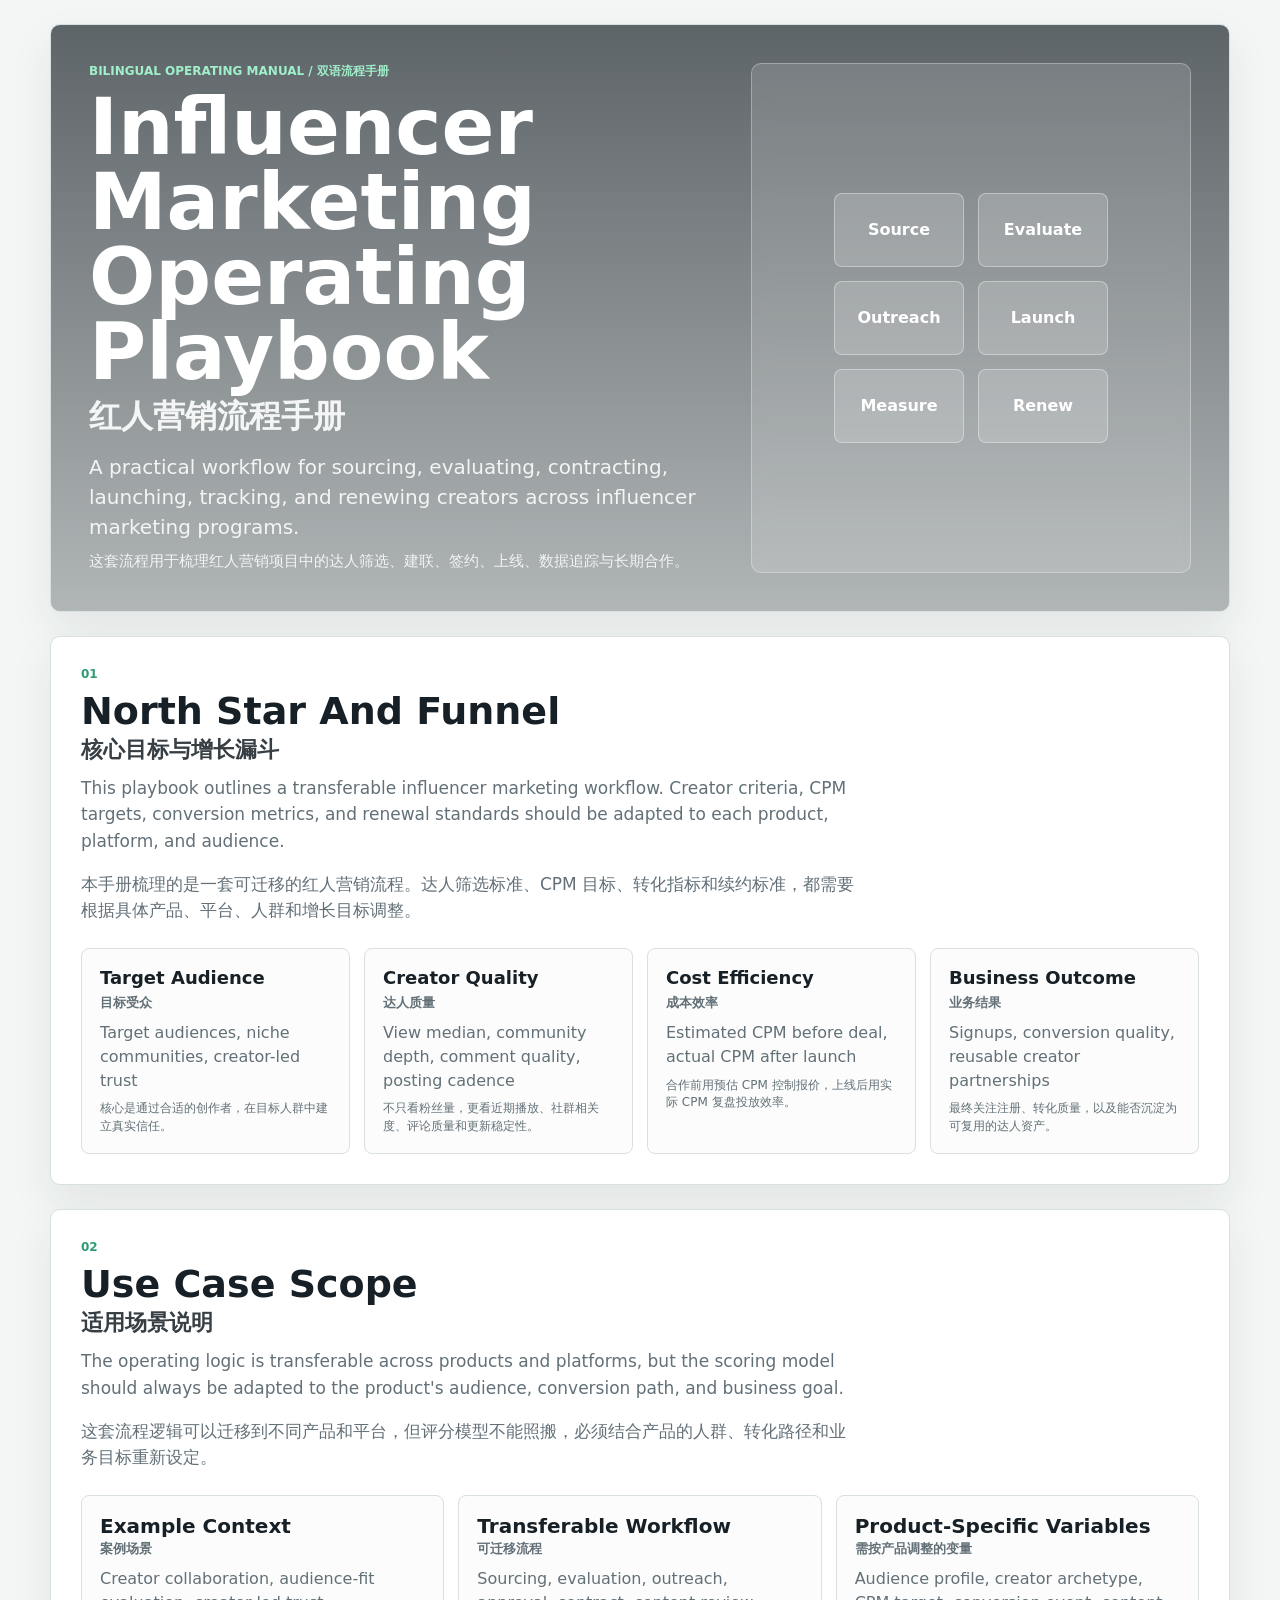
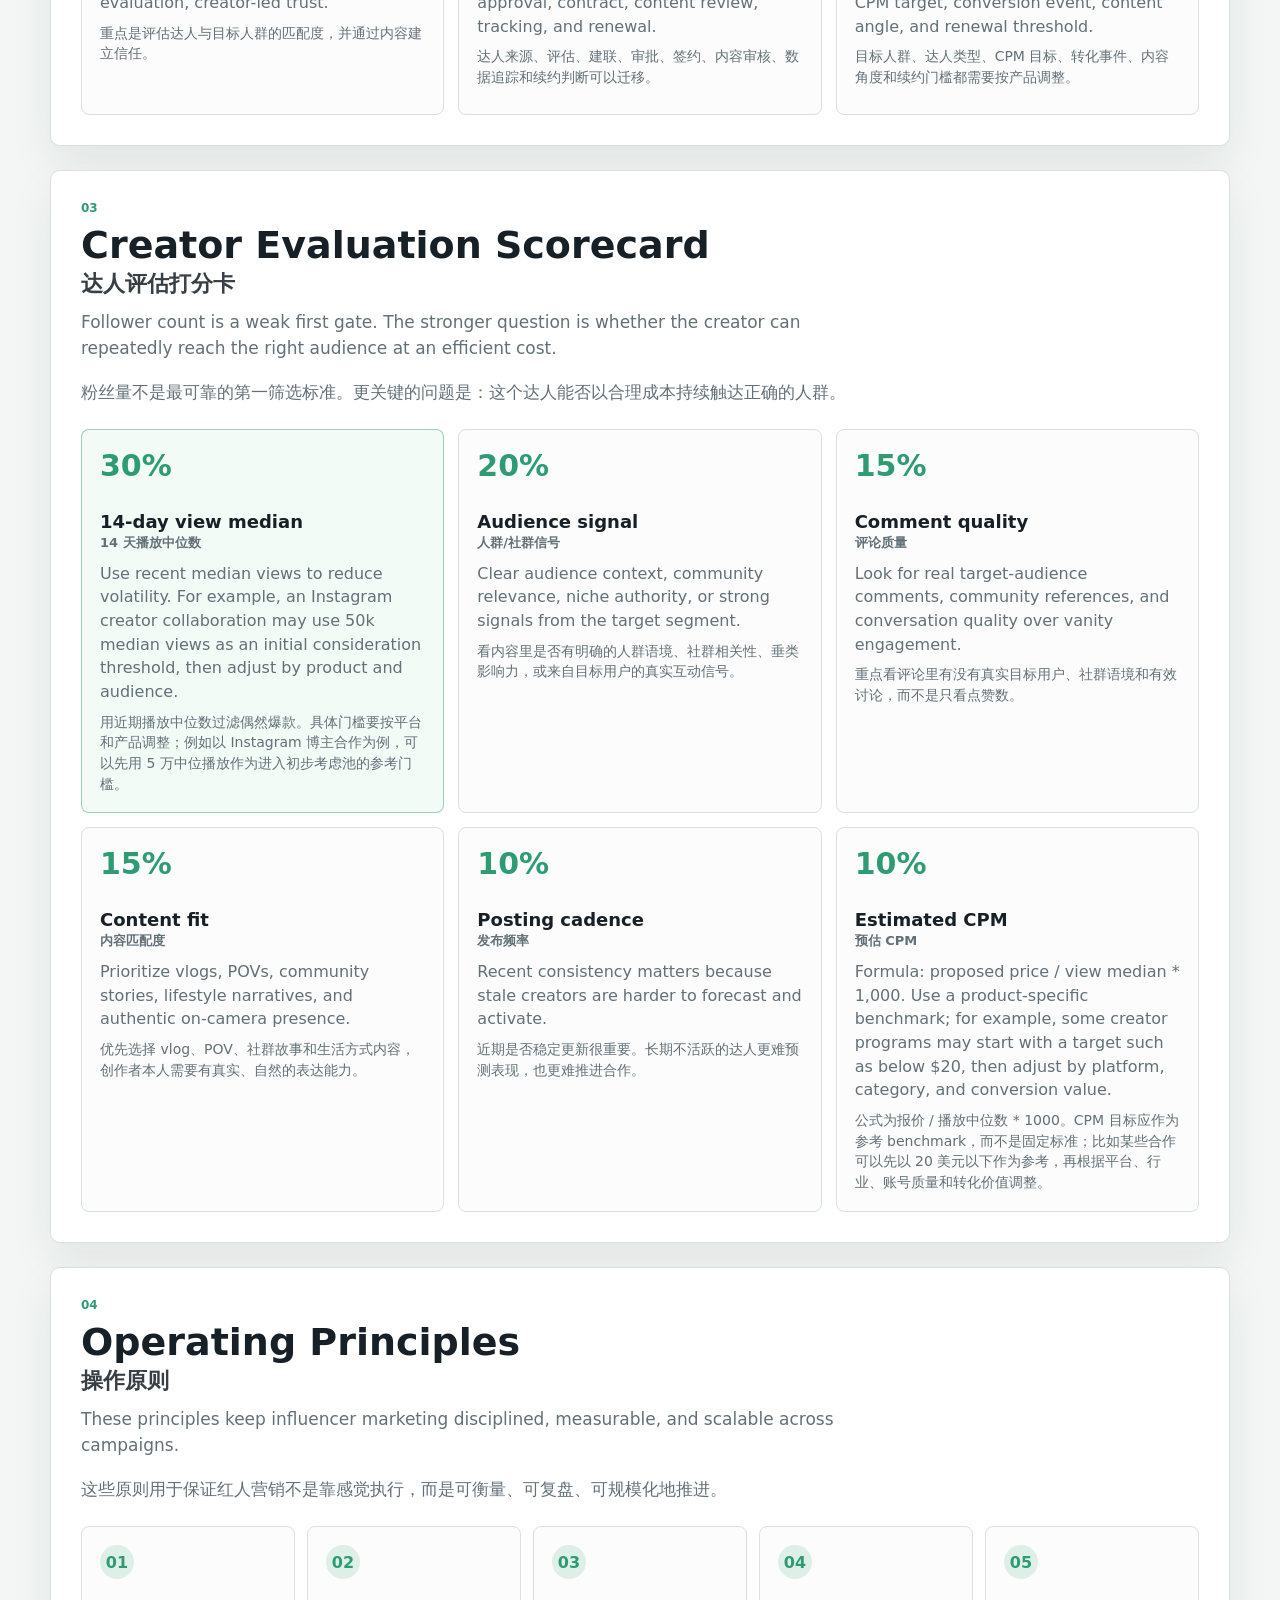
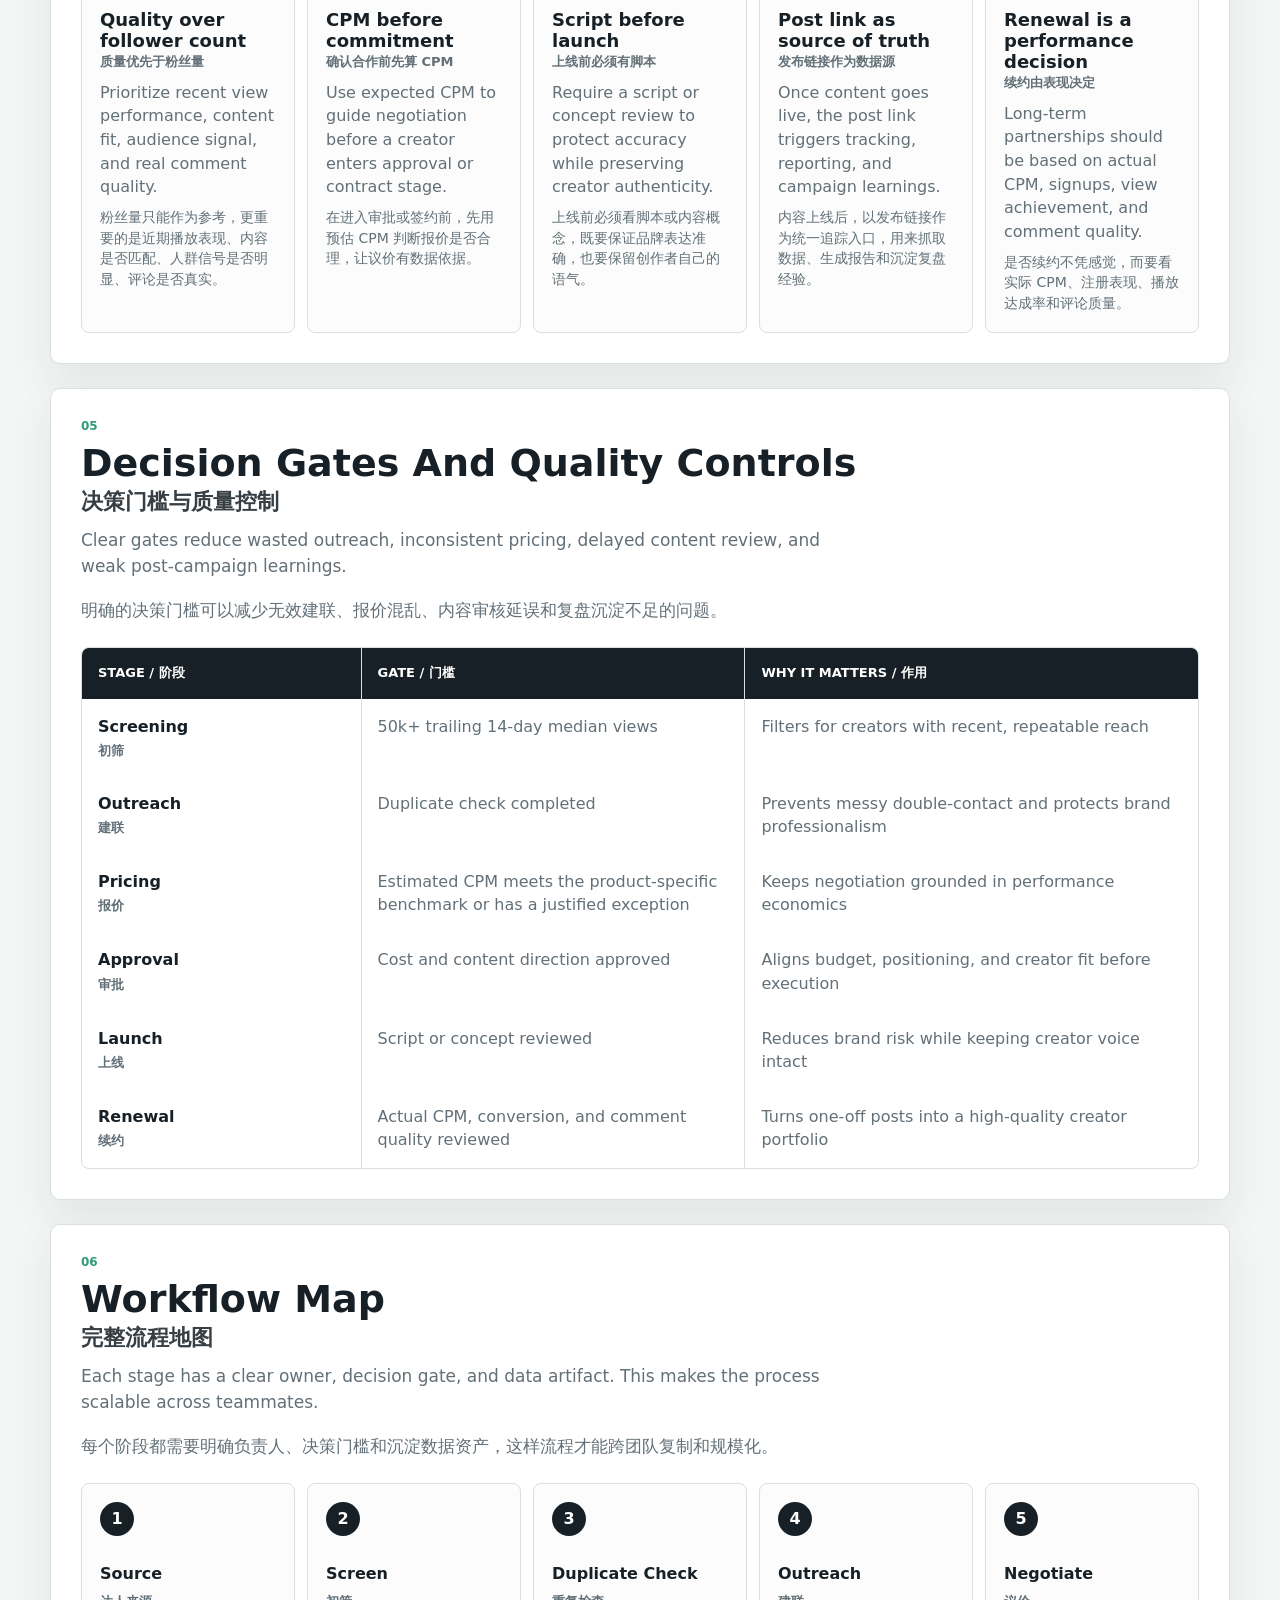
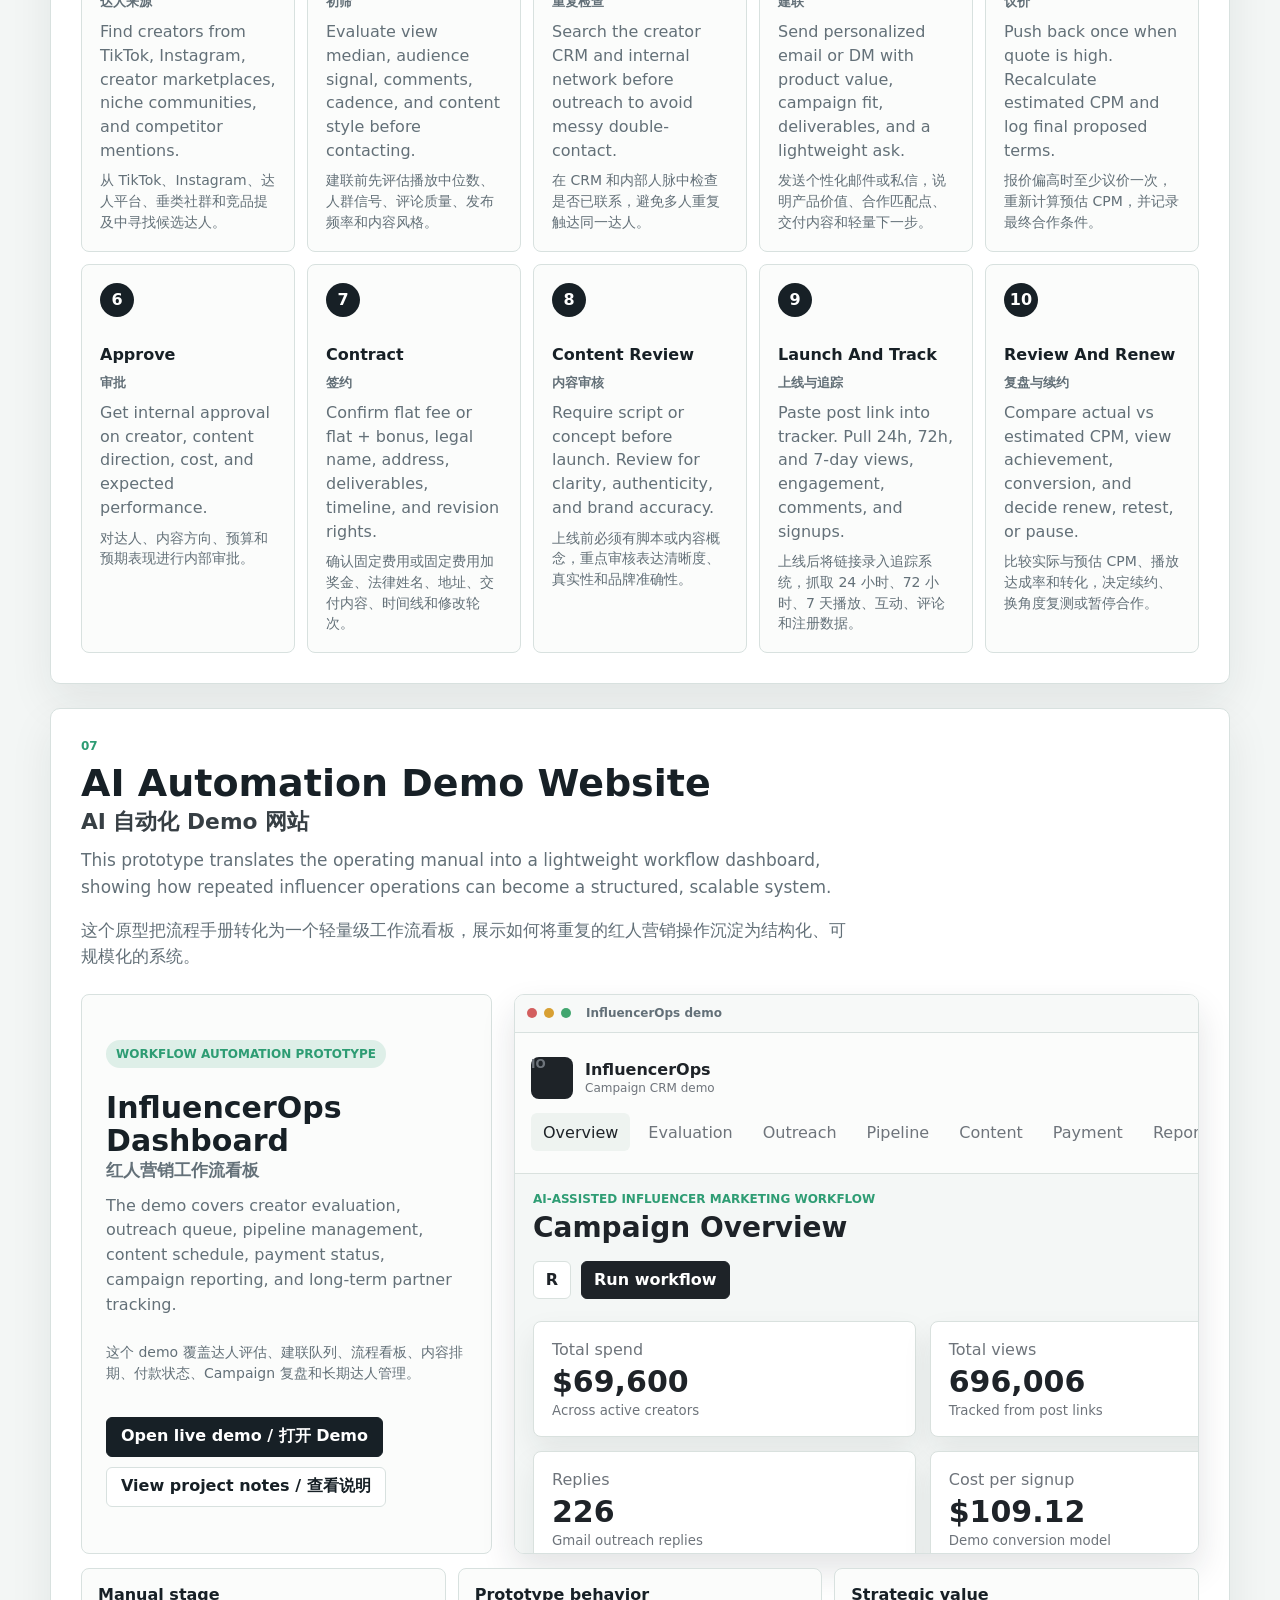
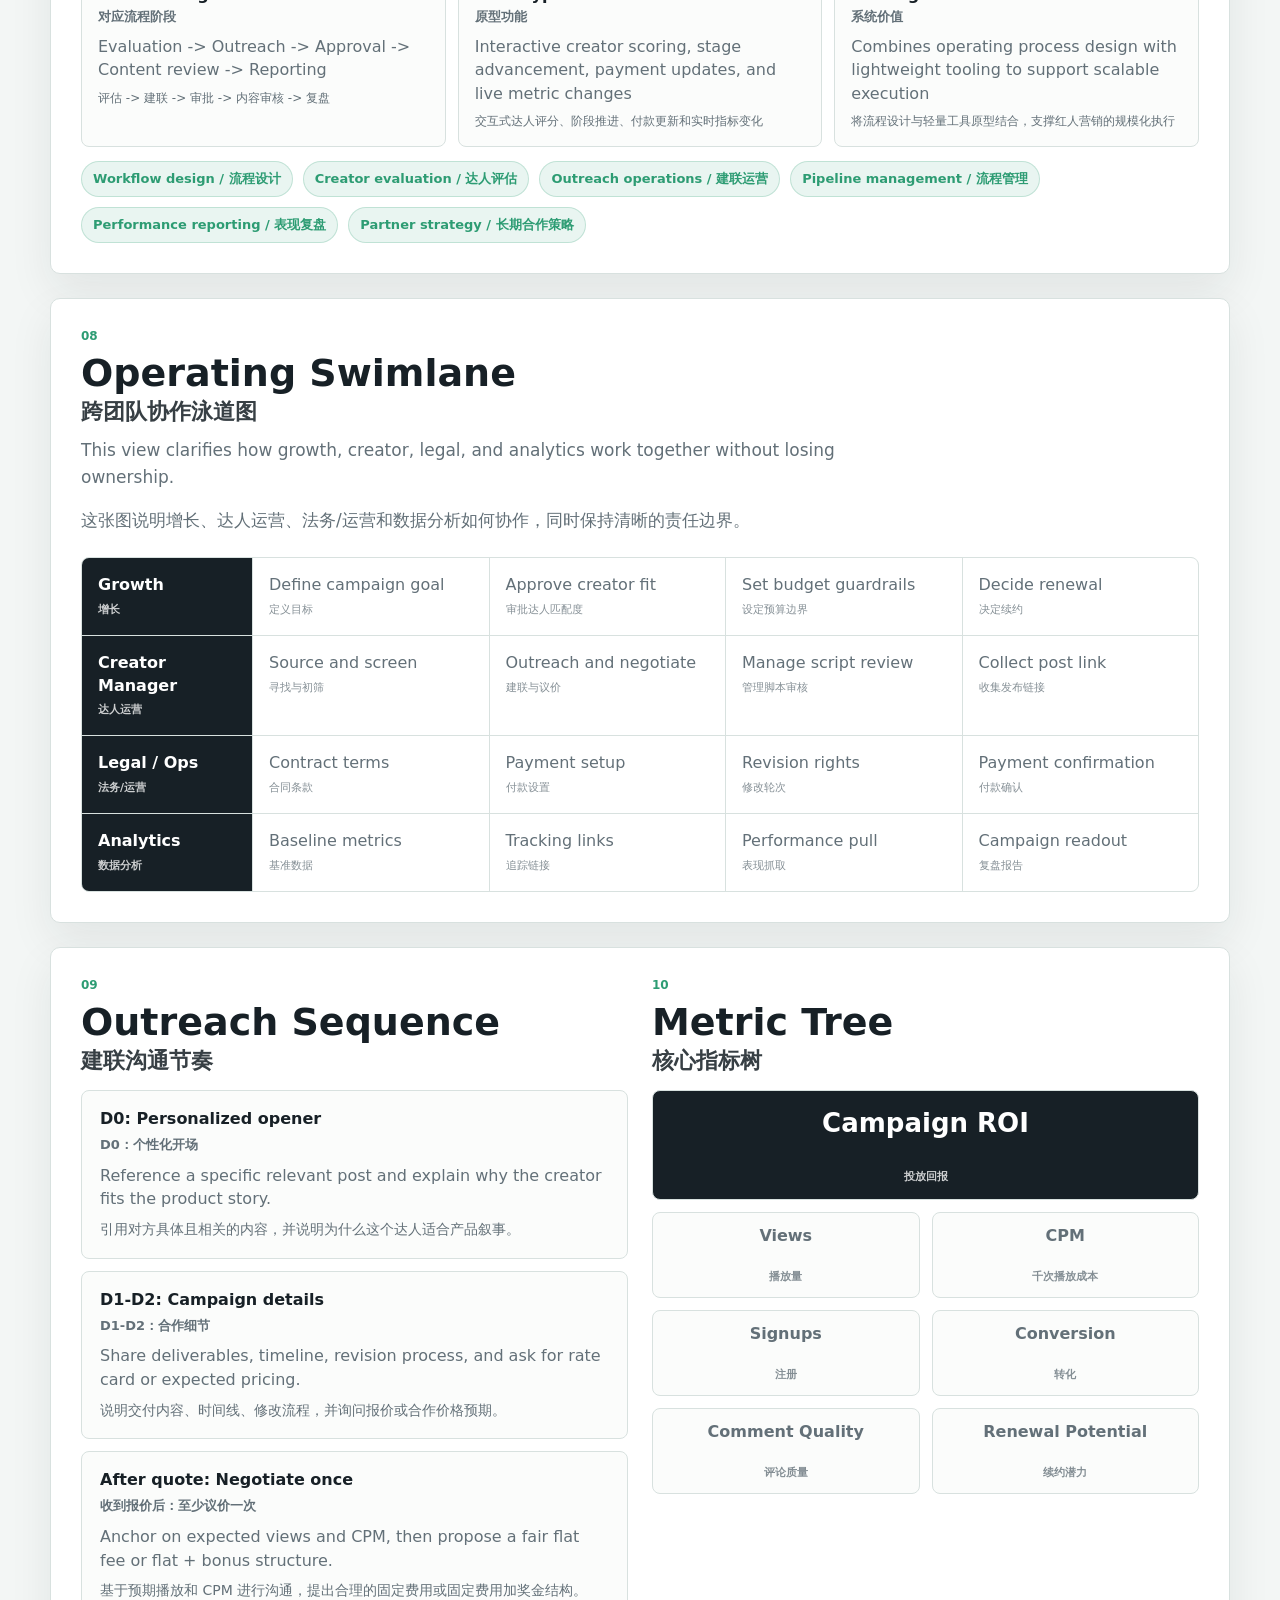
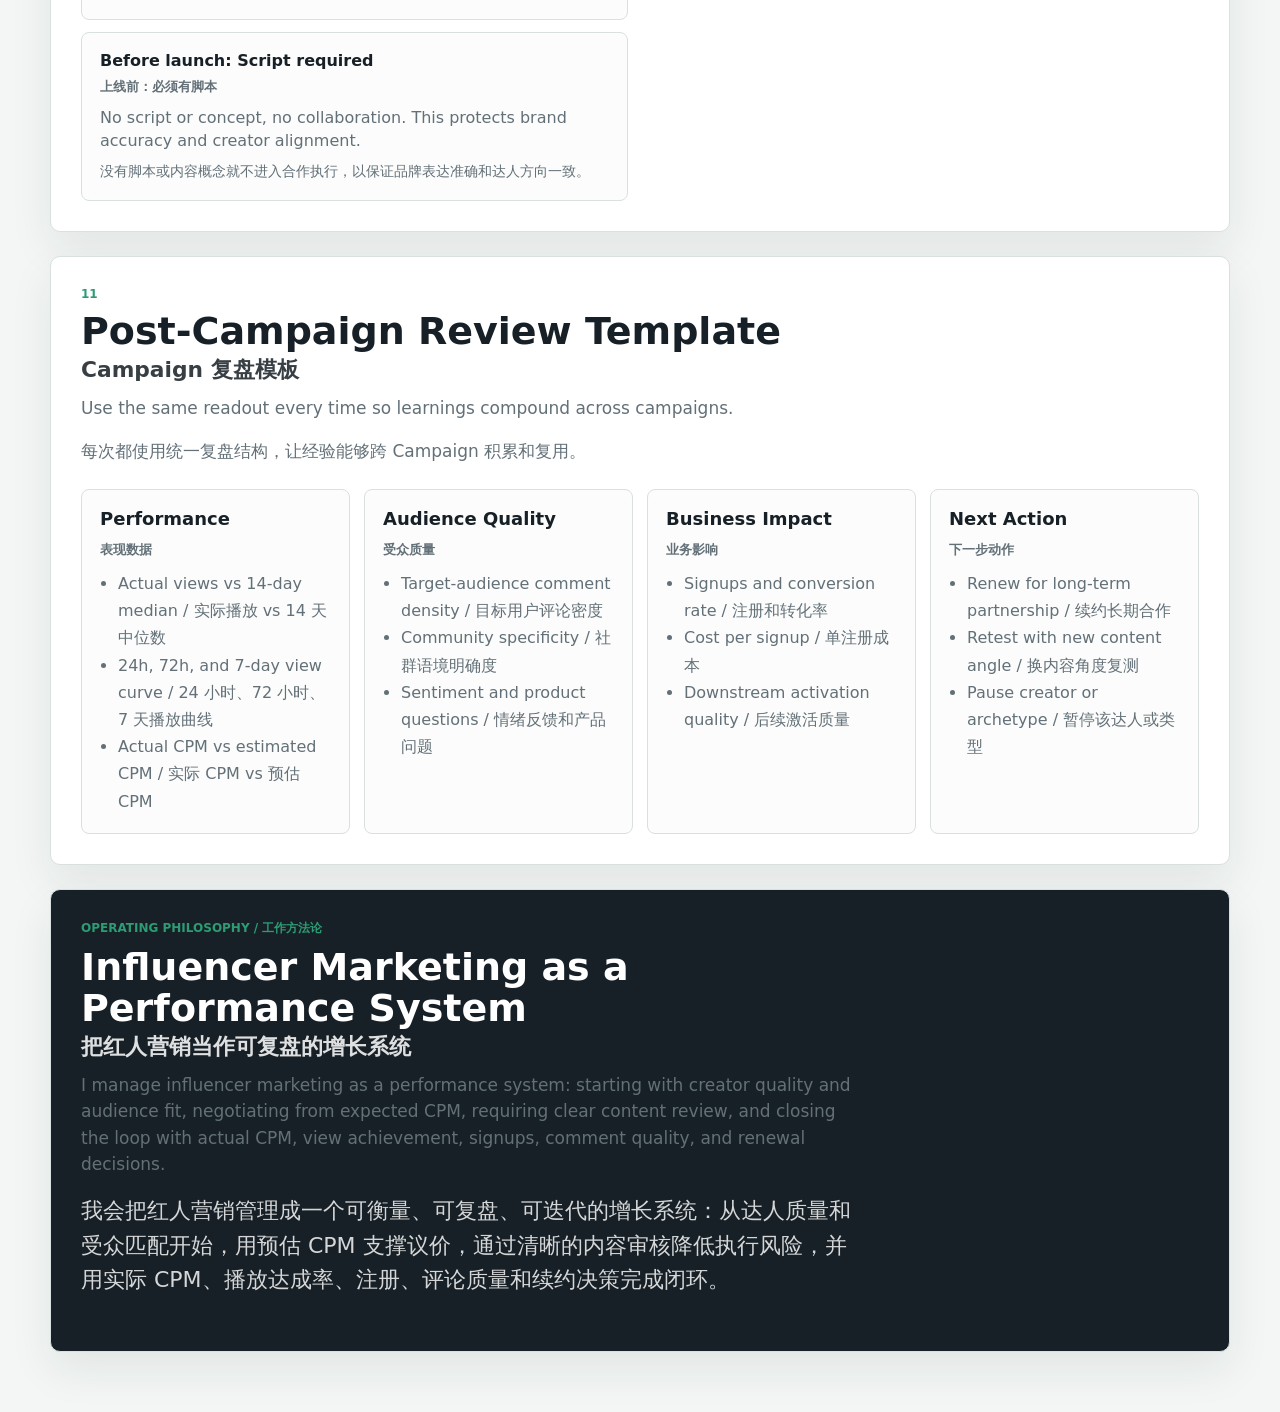
<file: playbook.html>
<!doctype html>
<html lang="en">
  <head>
    <meta charset="utf-8">
    <meta name="viewport" content="width=device-width, initial-scale=1">
    <meta http-equiv="refresh" content="0; url=./">
    <title>Influencer Marketing Operating Playbook</title>
    <link rel="canonical" href="./">
  </head>
  <body>
    <p>Redirecting to <a href="./">Influencer Marketing Operating Playbook</a>.</p>
  </body>
</html>
</file>
<file: playbook.css>
:root {
  --bg: #f3f6f5;
  --ink: #172026;
  --muted: #637078;
  --surface: #ffffff;
  --line: #d8e1df;
  --green: #2d9c73;
  --blue: #3d73d8;
  --pink: #dc5f89;
  --amber: #d8982f;
  --shadow: 0 18px 44px rgba(23, 32, 38, 0.08);
}

* {
  box-sizing: border-box;
}

body {
  margin: 0;
  overflow-x: hidden;
  background: var(--bg);
  color: var(--ink);
  font-family: Inter, ui-sans-serif, system-ui, -apple-system, BlinkMacSystemFont, "Segoe UI", sans-serif;
}

.playbook {
  width: min(1180px, calc(100% - 32px));
  margin: 0 auto;
  padding: 24px 0 60px;
}

.hero {
  display: grid;
  grid-template-columns: minmax(0, 1fr) 440px;
  gap: 24px;
  align-items: stretch;
  min-height: 420px;
  padding: 38px;
  border: 1px solid var(--line);
  border-radius: 10px;
  background:
    linear-gradient(rgba(23, 32, 38, 0.68), rgba(23, 32, 38, 0.3)),
    url("https://images.unsplash.com/photo-1556761175-5973dc0f32e7?auto=format&fit=crop&w=1800&q=80") center / cover;
  color: white;
  box-shadow: var(--shadow);
  overflow: hidden;
}

.hero-copy {
  align-self: end;
  min-width: 0;
}

.label {
  margin: 0 0 10px;
  color: var(--green);
  font-size: 12px;
  font-weight: 900;
  letter-spacing: 0;
  text-transform: uppercase;
}

.hero .label {
  color: #9ff0ca;
}

h1,
h2,
p {
  margin-top: 0;
}

h1 {
  max-width: 760px;
  margin-bottom: 18px;
  font-size: clamp(42px, 7vw, 78px);
  line-height: 0.96;
  letter-spacing: 0;
}

.zh-title {
  margin-top: -10px;
  margin-bottom: 18px;
  font-size: clamp(20px, 3vw, 32px);
  font-weight: 650;
  line-height: 1.15;
  color: white;
  opacity: 0.9;
}

h2 {
  margin-bottom: 10px;
  font-size: clamp(26px, 3vw, 38px);
  line-height: 1.08;
  letter-spacing: 0;
}

.zh-heading {
  margin-top: -6px;
  margin-bottom: 12px;
  color: var(--ink);
  font-size: clamp(17px, 1.7vw, 22px);
  font-weight: 700;
  line-height: 1.25;
  opacity: 0.86;
}

.final-section .zh-heading {
  color: white;
}

.zh,
small,
em {
  font-style: normal;
}

.zh {
  color: var(--muted);
  font-size: 0.88em;
  line-height: 1.55;
}

.hero .zh {
  color: rgba(255, 255, 255, 0.86);
}

em {
  display: block;
  margin: 1px 0 10px;
  color: var(--muted);
  font-size: 13px;
  font-weight: 700;
  line-height: 1.35;
}

small {
  display: block;
  margin-top: 8px;
  color: var(--muted);
  font-size: 12px;
  line-height: 1.45;
}

.intro {
  max-width: 700px;
  margin-bottom: 0;
  font-size: 20px;
  line-height: 1.5;
  color: rgba(255, 255, 255, 0.88);
}

.intro.zh {
  max-width: 640px;
  margin-top: 8px;
  font-size: 15px;
}

.hero-panel {
  display: flex;
  align-items: center;
  justify-content: center;
  border: 1px solid rgba(255, 255, 255, 0.3);
  border-radius: 10px;
  background: rgba(255, 255, 255, 0.14);
  backdrop-filter: blur(8px);
}

.loop {
  display: grid;
  grid-template-columns: repeat(2, 130px);
  gap: 14px;
}

.loop span {
  display: grid;
  min-height: 74px;
  place-items: center;
  border: 1px solid rgba(255, 255, 255, 0.36);
  border-radius: 8px;
  background: rgba(255, 255, 255, 0.16);
  font-weight: 800;
}

.section {
  margin-top: 24px;
  padding: 30px;
  border: 1px solid var(--line);
  border-radius: 10px;
  background: var(--surface);
  box-shadow: var(--shadow);
}

.section-heading {
  max-width: 780px;
  margin-bottom: 24px;
}

.section-heading p:last-child {
  margin-bottom: 0;
  color: var(--muted);
  font-size: 17px;
  line-height: 1.55;
}

.section-heading > p:not(.label) {
  color: var(--muted);
  font-size: 17px;
  line-height: 1.55;
}

.compact {
  margin-bottom: 16px;
}

.funnel-grid,
.scope-grid,
.scorecard-grid,
.review-grid {
  display: grid;
  gap: 14px;
}

.funnel-grid {
  grid-template-columns: repeat(4, minmax(0, 1fr));
}

.scope-grid {
  grid-template-columns: repeat(3, minmax(0, 1fr));
}

.funnel-step,
.scope-grid article,
.scorecard,
.workflow-map article,
.sequence article,
.review-grid article {
  border: 1px solid var(--line);
  border-radius: 8px;
  background: #fbfcfb;
  padding: 18px;
}

.funnel-step {
  min-height: 150px;
}

.scope-grid article {
  min-height: 220px;
}

.funnel-step strong,
.scope-grid strong,
.funnel-step span,
.scorecard strong,
.scorecard p {
  display: block;
}

.funnel-step strong {
  margin-bottom: 6px;
  font-size: 18px;
}

.scope-grid strong {
  margin-bottom: 2px;
  font-size: 20px;
}

.funnel-step span,
.scope-grid p,
.scorecard p,
.workflow-map p,
.sequence p {
  margin-bottom: 0;
  color: var(--muted);
  line-height: 1.48;
}

.funnel-step .zh,
.scope-grid .zh,
.scorecard .zh,
.workflow-map .zh,
.sequence .zh,
.principle-grid .zh,
.demo-copy .zh {
  margin-top: 8px;
  font-size: 14px;
}

.scorecard-grid {
  grid-template-columns: repeat(3, minmax(0, 1fr));
}

.scorecard {
  min-height: 210px;
}

.scorecard.priority {
  border-color: rgba(45, 156, 115, 0.45);
  background: #f3fbf7;
}

.score {
  display: inline-block;
  margin-bottom: 28px;
  color: var(--green);
  font-size: 30px;
  font-weight: 900;
}

.scorecard strong {
  margin-bottom: 2px;
  font-size: 18px;
}

.principle-grid {
  display: grid;
  grid-template-columns: repeat(5, minmax(0, 1fr));
  gap: 12px;
}

.principle-grid article {
  min-height: 270px;
  border: 1px solid var(--line);
  border-radius: 8px;
  background: #fbfcfb;
  padding: 18px;
}

.principle-grid span {
  display: inline-grid;
  width: 34px;
  height: 34px;
  margin-bottom: 30px;
  place-items: center;
  border-radius: 50%;
  background: rgba(45, 156, 115, 0.14);
  color: var(--green);
  font-weight: 900;
}

.principle-grid strong {
  display: block;
  margin-bottom: 2px;
  font-size: 18px;
}

.principle-grid p {
  margin-bottom: 0;
  color: var(--muted);
  line-height: 1.48;
}

.gate-table {
  overflow: hidden;
  border: 1px solid var(--line);
  border-radius: 8px;
  background: var(--line);
}

.gate-row {
  display: grid;
  grid-template-columns: 0.8fr 1.1fr 1.3fr;
  gap: 1px;
}

.gate-row > * {
  margin: 0;
  background: white;
  padding: 16px;
  color: var(--muted);
  line-height: 1.45;
}

.gate-row strong {
  color: var(--ink);
}

.gate-row em {
  margin: 4px 0 0;
  color: var(--muted);
  font-size: 13px;
}

.gate-head span {
  background: var(--ink);
  color: white;
  font-size: 13px;
  font-weight: 900;
  text-transform: uppercase;
}

.workflow-map {
  display: grid;
  grid-template-columns: repeat(5, minmax(0, 1fr));
  gap: 12px;
}

.workflow-map article {
  min-height: 290px;
  position: relative;
}

.workflow-map span {
  display: grid;
  width: 34px;
  height: 34px;
  margin-bottom: 28px;
  place-items: center;
  border-radius: 50%;
  background: var(--ink);
  color: white;
  font-weight: 900;
}

.workflow-map strong {
  display: block;
  margin-bottom: 10px;
}

.swimlane {
  display: grid;
  grid-template-columns: 170px repeat(4, minmax(150px, 1fr));
  gap: 1px;
  overflow-x: auto;
  border: 1px solid var(--line);
  border-radius: 8px;
  background: var(--line);
}

.swimlane div {
  min-height: 68px;
  padding: 16px;
  background: white;
  color: var(--muted);
  line-height: 1.4;
}

.swimlane .lane-label {
  background: var(--ink);
  color: white;
  font-weight: 900;
}

.swimlane span,
.metric-tree span {
  color: inherit;
  font-size: 11px;
  opacity: 0.78;
}

.demo-showcase {
  display: grid;
  grid-template-columns: 0.75fr 1.25fr;
  gap: 22px;
  align-items: stretch;
}

.demo-copy {
  display: flex;
  flex-direction: column;
  justify-content: center;
  border: 1px solid var(--line);
  border-radius: 8px;
  background: #fbfcfb;
  padding: 24px;
}

.demo-badge {
  width: fit-content;
  margin-bottom: 24px;
  border-radius: 999px;
  background: rgba(45, 156, 115, 0.14);
  color: var(--green);
  font-size: 12px;
  font-weight: 900;
  padding: 7px 10px;
  text-transform: uppercase;
}

h3 {
  margin: 0 0 14px;
  font-size: 30px;
  line-height: 1.08;
}

.zh-h3 {
  margin-top: -10px;
  margin-bottom: 14px;
  color: var(--muted);
  font-size: 17px;
  font-weight: 700;
}

.demo-copy p {
  color: var(--muted);
  line-height: 1.55;
}

.demo-links {
  display: flex;
  flex-wrap: wrap;
  gap: 10px;
  margin-top: 18px;
}

.demo-links a {
  display: inline-flex;
  align-items: center;
  justify-content: center;
  min-height: 40px;
  border: 1px solid var(--ink);
  border-radius: 6px;
  background: var(--ink);
  color: white;
  font-weight: 800;
  padding: 0 14px;
  text-decoration: none;
}

.demo-links a + a {
  border-color: var(--line);
  background: white;
  color: var(--ink);
}

.browser-frame {
  overflow: hidden;
  min-height: 560px;
  border: 1px solid var(--line);
  border-radius: 10px;
  background: white;
  box-shadow: 0 16px 34px rgba(23, 32, 38, 0.12);
}

.browser-bar {
  display: flex;
  align-items: center;
  gap: 7px;
  height: 38px;
  border-bottom: 1px solid var(--line);
  background: #f7f9f8;
  padding: 0 12px;
}

.browser-bar span {
  width: 10px;
  height: 10px;
  border-radius: 50%;
  background: #d35f5f;
}

.browser-bar span:nth-child(2) {
  background: #d8a033;
}

.browser-bar span:nth-child(3) {
  background: #42a66f;
}

.browser-bar strong {
  margin-left: 8px;
  color: var(--muted);
  font-size: 12px;
}

iframe {
  display: block;
  width: 100%;
  height: 520px;
  border: 0;
}

.demo-mapping {
  display: grid;
  grid-template-columns: repeat(3, minmax(0, 1fr));
  gap: 12px;
  margin-top: 14px;
}

.demo-mapping article {
  border: 1px solid var(--line);
  border-radius: 8px;
  background: #fbfcfb;
  padding: 16px;
}

.demo-mapping strong,
.demo-mapping span {
  display: block;
}

.demo-mapping strong {
  margin-bottom: 4px;
}

.demo-mapping span {
  color: var(--muted);
  line-height: 1.45;
}

.capability-strip {
  display: flex;
  flex-wrap: wrap;
  gap: 10px;
  margin-top: 14px;
}

.capability-strip span {
  border: 1px solid rgba(45, 156, 115, 0.22);
  border-radius: 999px;
  background: rgba(45, 156, 115, 0.1);
  color: var(--green);
  font-size: 13px;
  font-weight: 800;
  padding: 8px 11px;
}

.two-column {
  display: grid;
  grid-template-columns: minmax(0, 1fr) minmax(0, 1fr);
  gap: 24px;
}

.sequence {
  display: grid;
  gap: 12px;
}

.sequence strong {
  display: block;
  margin-bottom: 8px;
}

.metric-tree {
  display: grid;
  grid-template-columns: repeat(2, minmax(0, 1fr));
  gap: 12px;
}

.metric-tree div {
  display: grid;
  min-height: 86px;
  place-items: center;
  border: 1px solid var(--line);
  border-radius: 8px;
  background: #fbfcfb;
  color: var(--muted);
  font-weight: 800;
  text-align: center;
  line-height: 1.35;
}

.metric-tree .root {
  grid-column: 1 / -1;
  min-height: 110px;
  background: var(--ink);
  color: white;
  font-size: 26px;
}

.review-grid {
  grid-template-columns: repeat(4, minmax(0, 1fr));
}

.review-grid strong {
  display: block;
  margin-bottom: 12px;
  font-size: 18px;
}

.review-grid article {
  min-height: 250px;
}

.review-grid em {
  margin-bottom: 12px;
}

ul {
  margin: 0;
  padding-left: 18px;
  color: var(--muted);
  line-height: 1.7;
}

.final-section {
  background: var(--ink);
  color: white;
}

.final-section .section-heading p:last-child {
  color: rgba(255, 255, 255, 0.82);
  font-size: 22px;
}

.final-section .zh {
  color: rgba(255, 255, 255, 0.82);
  font-size: 17px;
}

@media print {
  body {
    background: white;
  }

  .playbook {
    width: 100%;
    padding: 0;
  }

  .section,
  .hero {
    break-inside: avoid;
    box-shadow: none;
  }
}

@media (max-width: 980px) {
  .hero,
  .demo-showcase,
  .two-column {
    grid-template-columns: 1fr;
  }

  .hero-panel {
    min-height: 220px;
  }

  .funnel-grid,
  .scope-grid,
  .principle-grid,
  .scorecard-grid,
  .workflow-map,
  .review-grid {
    grid-template-columns: repeat(2, minmax(0, 1fr));
  }
}

@media (max-width: 620px) {
  .playbook {
    width: min(100% - 20px, 1180px);
  }

  .hero,
  .section {
    padding: 18px;
  }

  .hero {
    display: flex;
    flex-direction: column;
    gap: 18px;
    min-height: auto;
    background-position: center top;
  }

  h1 {
    max-width: 100%;
    font-size: clamp(35px, 11vw, 42px);
    line-height: 1.02;
    overflow-wrap: normal;
  }

  .zh-title {
    font-size: clamp(19px, 6vw, 25px);
  }

  .intro {
    max-width: 100%;
    font-size: 17px;
  }

  .intro.zh {
    font-size: 13px;
  }

  .hero-panel {
    width: 100%;
    min-height: auto;
    padding: 14px;
  }

  .hero-panel .loop {
    width: 100%;
    grid-template-columns: repeat(2, minmax(0, 1fr));
  }

  .hero-panel .loop span {
    min-height: 58px;
    padding: 0 6px;
    font-size: 14px;
  }

  .loop,
  .demo-mapping,
  .funnel-grid,
  .scope-grid,
  .principle-grid,
  .scorecard-grid,
  .workflow-map,
  .review-grid,
  .metric-tree {
    grid-template-columns: 1fr;
  }

  .gate-row {
    display: block;
    border-bottom: 1px solid var(--line);
  }

  .gate-head {
    display: none;
  }

  .gate-row > * {
    display: block;
    padding: 12px 16px;
  }

  .gate-row span:nth-child(2)::before,
  .gate-row span:nth-child(3)::before {
    display: block;
    margin-bottom: 5px;
    color: var(--ink);
    font-size: 11px;
    font-weight: 900;
    text-transform: uppercase;
  }

  .gate-row span:nth-child(2)::before {
    content: "Gate / 门槛";
  }

  .gate-row span:nth-child(3)::before {
    content: "Why it matters / 作用";
  }

  .swimlane {
    display: grid;
    grid-template-columns: 1fr;
    overflow: visible;
  }

  .swimlane div {
    min-height: auto;
  }

  .swimlane .lane-label {
    margin-top: 10px;
  }

  .metric-tree .root {
    grid-column: auto;
  }
}
</file>
<file: styles.css>
:root {
  color-scheme: light;
  --bg: #f4f7f6;
  --surface: #ffffff;
  --surface-2: #eef3f0;
  --ink: #1e2328;
  --muted: #6e747b;
  --line: #d9e1de;
  --green: #2f9d74;
  --blue: #3d74d8;
  --pink: #e35f8c;
  --amber: #d99328;
  --red: #c84c4c;
  --shadow: 0 14px 30px rgba(31, 35, 38, 0.08);
}

* {
  box-sizing: border-box;
}

body {
  margin: 0;
  min-width: 320px;
  background: var(--bg);
  color: var(--ink);
  font-family: Inter, ui-sans-serif, system-ui, -apple-system, BlinkMacSystemFont, "Segoe UI", sans-serif;
}

button,
select {
  font: inherit;
}

.app-shell {
  display: grid;
  grid-template-columns: 260px minmax(0, 1fr);
  min-height: 100vh;
}

.sidebar {
  display: flex;
  flex-direction: column;
  gap: 24px;
  padding: 22px 16px;
  border-right: 1px solid var(--line);
  background: #fbfcfb;
}

.brand {
  display: flex;
  align-items: center;
  gap: 12px;
}

.brand-mark {
  display: grid;
  width: 42px;
  height: 42px;
  place-items: center;
  border-radius: 8px;
  background: var(--ink);
  color: white;
  font-weight: 800;
  letter-spacing: 0;
}

.brand strong,
.brand span {
  display: block;
}

.brand span {
  color: var(--muted);
  font-size: 12px;
  margin-top: 2px;
}

.nav-list {
  display: grid;
  gap: 6px;
}

.nav-item {
  width: 100%;
  border: 0;
  border-radius: 6px;
  background: transparent;
  color: var(--muted);
  cursor: pointer;
  min-height: 38px;
  padding: 0 12px;
  text-align: left;
}

.nav-item.active,
.nav-item:hover {
  background: var(--surface-2);
  color: var(--ink);
}

.filter-panel {
  display: grid;
  gap: 12px;
  margin-top: auto;
}

label {
  display: grid;
  gap: 6px;
  color: var(--muted);
  font-size: 12px;
}

select {
  width: 100%;
  border: 1px solid var(--line);
  border-radius: 6px;
  background: var(--surface);
  color: var(--ink);
  min-height: 38px;
  padding: 0 10px;
}

.workspace {
  min-width: 0;
  padding: 26px;
}

.topbar {
  display: flex;
  align-items: center;
  justify-content: space-between;
  gap: 16px;
  margin-bottom: 22px;
}

.eyebrow {
  margin: 0 0 5px;
  color: var(--green);
  font-size: 12px;
  font-weight: 700;
  text-transform: uppercase;
}

h1,
h2,
p {
  margin-top: 0;
}

h1 {
  margin-bottom: 0;
  font-size: 28px;
  line-height: 1.2;
}

h2 {
  margin-bottom: 0;
  font-size: 16px;
}

.topbar-actions {
  display: flex;
  align-items: center;
  gap: 10px;
}

.icon-button,
.primary-button,
.small-button {
  border: 1px solid var(--line);
  border-radius: 6px;
  background: var(--surface);
  color: var(--ink);
  cursor: pointer;
  min-height: 38px;
  padding: 0 12px;
  font-weight: 700;
}

.icon-button {
  width: 38px;
  padding: 0;
}

.primary-button {
  border-color: var(--ink);
  background: var(--ink);
  color: white;
}

.small-button {
  min-height: 32px;
  font-size: 12px;
}

.wide {
  width: 100%;
}

.view {
  display: none;
}

.view.active {
  display: block;
}

.metric-grid {
  display: grid;
  grid-template-columns: repeat(4, minmax(0, 1fr));
  gap: 14px;
  margin-bottom: 14px;
}

.metric,
.panel {
  border: 1px solid var(--line);
  border-radius: 8px;
  background: var(--surface);
  box-shadow: var(--shadow);
}

.metric {
  padding: 18px;
}

.metric span,
.metric small {
  display: block;
  color: var(--muted);
}

.metric strong {
  display: block;
  margin: 8px 0 6px;
  font-size: 30px;
  line-height: 1;
}

.overview-grid,
.split-grid,
.report-layout {
  display: grid;
  grid-template-columns: minmax(0, 1.4fr) minmax(320px, 0.8fr);
  gap: 14px;
}

.panel {
  padding: 18px;
}

.panel-header {
  display: flex;
  align-items: center;
  justify-content: space-between;
  gap: 12px;
  margin-bottom: 16px;
}

.pill {
  border-radius: 999px;
  background: rgba(47, 157, 116, 0.14);
  color: var(--green);
  font-size: 12px;
  font-weight: 800;
  padding: 6px 9px;
  white-space: nowrap;
}

.pill.muted {
  background: var(--surface-2);
  color: var(--muted);
}

.bar-chart {
  display: grid;
  grid-template-columns: repeat(7, 1fr);
  align-items: end;
  gap: 16px;
  height: 260px;
  padding-top: 20px;
}

.bar-chart span {
  display: block;
  height: var(--h);
  min-height: 26px;
  border-radius: 6px 6px 0 0;
  background: linear-gradient(180deg, var(--pink), var(--amber));
}

.funnel {
  display: grid;
  gap: 12px;
}

.funnel div,
.rule-list div,
.creator-row,
.partner-card {
  display: flex;
  align-items: center;
  justify-content: space-between;
  gap: 14px;
  border: 1px solid var(--line);
  border-radius: 7px;
  padding: 12px;
  background: #fbfcfb;
}

.funnel strong {
  font-size: 24px;
}

.funnel span,
.rule-list span {
  color: var(--muted);
}

.creator-list,
.rule-list,
.ranking-list,
.partner-grid {
  display: grid;
  gap: 10px;
}

.creator-meta {
  display: grid;
  gap: 3px;
}

.creator-meta span,
.creator-score,
.partner-card span {
  color: var(--muted);
  font-size: 12px;
}

.status {
  border-radius: 999px;
  font-size: 12px;
  font-weight: 800;
  padding: 5px 8px;
}

.status.pending {
  background: rgba(217, 147, 40, 0.16);
  color: var(--amber);
}

.status.sent,
.status.paid,
.status.posted {
  background: rgba(47, 157, 116, 0.14);
  color: var(--green);
}

.status.overdue {
  background: rgba(200, 76, 76, 0.12);
  color: var(--red);
}

.kanban {
  display: grid;
  grid-template-columns: repeat(5, minmax(190px, 1fr));
  gap: 14px;
  overflow-x: auto;
  padding-bottom: 6px;
}

.lane {
  border: 1px solid var(--line);
  border-radius: 8px;
  background: var(--surface);
  min-height: 460px;
  padding: 14px;
}

.lane h2 {
  margin-bottom: 12px;
}

.card-list {
  display: grid;
  gap: 10px;
}

.creator-card {
  border: 1px solid var(--line);
  border-radius: 7px;
  background: #fbfcfb;
  padding: 12px;
}

.creator-card strong,
.creator-card span {
  display: block;
}

.creator-card span {
  color: var(--muted);
  font-size: 12px;
  margin-top: 4px;
}

.creator-card .small-button {
  width: 100%;
  margin-top: 12px;
}

.table-wrap {
  overflow-x: auto;
}

table {
  width: 100%;
  border-collapse: collapse;
  min-width: 700px;
}

th,
td {
  border-bottom: 1px solid var(--line);
  padding: 13px 10px;
  text-align: left;
  vertical-align: middle;
  white-space: nowrap;
}

th {
  color: var(--muted);
  font-size: 12px;
  font-weight: 800;
  text-transform: uppercase;
}

.ranking-item {
  display: grid;
  grid-template-columns: 40px minmax(0, 1fr) auto;
  gap: 12px;
  align-items: center;
  border: 1px solid var(--line);
  border-radius: 7px;
  padding: 12px;
}

.rank {
  display: grid;
  width: 32px;
  height: 32px;
  place-items: center;
  border-radius: 6px;
  background: var(--surface-2);
  font-weight: 800;
}

.score {
  color: var(--green);
  font-weight: 900;
}

.takeaways {
  display: grid;
  gap: 14px;
  margin: 0;
  padding-left: 18px;
  color: var(--muted);
  line-height: 1.55;
}

.partner-grid {
  grid-template-columns: repeat(3, minmax(0, 1fr));
}

.partner-card {
  align-items: flex-start;
  flex-direction: column;
}

.toast {
  position: fixed;
  right: 20px;
  bottom: 20px;
  transform: translateY(20px);
  opacity: 0;
  pointer-events: none;
  border-radius: 7px;
  background: var(--ink);
  color: white;
  padding: 12px 14px;
  box-shadow: var(--shadow);
  transition: 0.2s ease;
}

.toast.show {
  transform: translateY(0);
  opacity: 1;
}

@media (max-width: 920px) {
  .app-shell {
    grid-template-columns: 1fr;
  }

  .sidebar {
    position: sticky;
    top: 0;
    z-index: 10;
    gap: 14px;
    border-right: 0;
    border-bottom: 1px solid var(--line);
  }

  .nav-list {
    display: flex;
    overflow-x: auto;
  }

  .nav-item {
    flex: 0 0 auto;
    width: auto;
  }

  .filter-panel {
    display: none;
  }

  .workspace {
    padding: 18px;
  }

  .topbar,
  .overview-grid,
  .split-grid,
  .report-layout {
    grid-template-columns: 1fr;
    display: grid;
  }

  .metric-grid,
  .partner-grid {
    grid-template-columns: repeat(2, minmax(0, 1fr));
  }
}

@media (max-width: 560px) {
  .metric-grid,
  .partner-grid {
    grid-template-columns: 1fr;
  }

  .topbar-actions {
    align-items: stretch;
  }

  h1 {
    font-size: 24px;
  }
}
</file>
